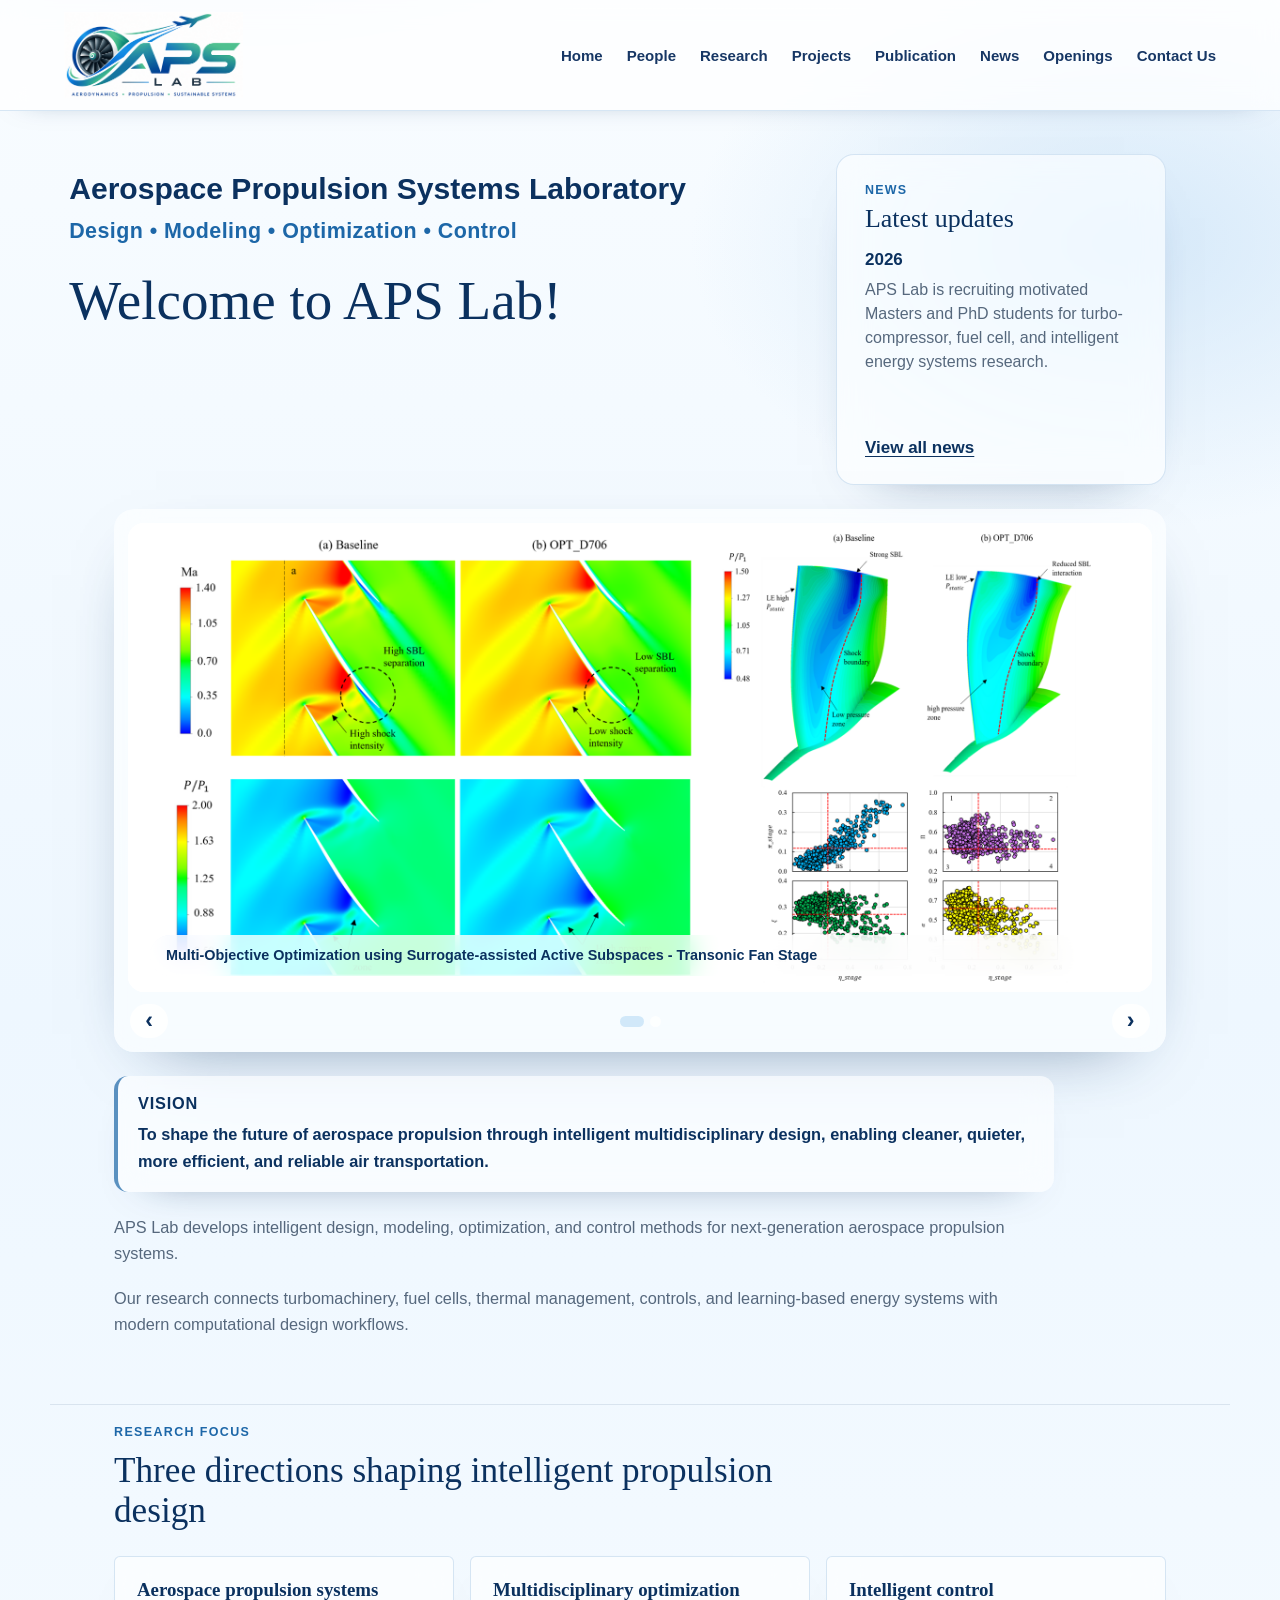
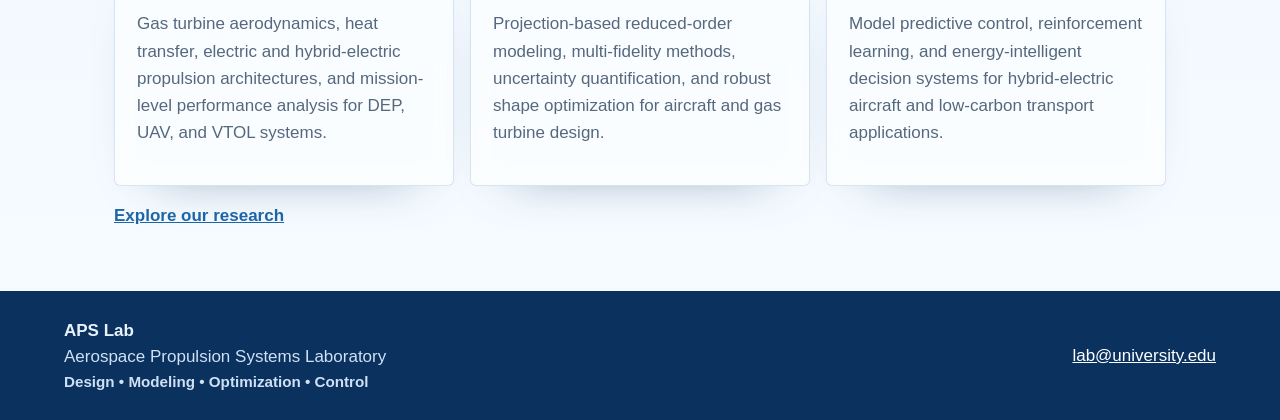
<file: index.html>
<!doctype html>
<html lang="en">
<head>
  <meta charset="utf-8">
  <meta name="viewport" content="width=device-width, initial-scale=1">
  <title>APS Lab</title>
  <meta name="description" content="Aerospace Propulsion Systems Laboratory">
  <link rel="stylesheet" href="styles.css">
  <link rel="icon" href="/assets/favicon.svg" type="image/svg+xml">
</head>
<body>
  <header class="site-header">
    <a class="brand" href="/" aria-label="APS Lab home"><img class="brand-logo" src="/assets/aps-logo.png" alt="APS Lab"></a>
    <nav aria-label="Primary navigation">
      <a href="/">Home</a>
      <a href="/people/">People</a>
      <a href="/research/">Research</a>
      <a href="/projects/">Projects</a>
      <a href="/publications/">Publication</a>
      <a href="/news/">News</a>
      <a href="/openings/">Openings</a>
      <a href="/contact/">Contact Us</a>
    </nav>
  </header>

  <main id="home">
    <section class="section home-layout" aria-labelledby="home-title">
      <div class="home-intro">
        <p class="lab-title">Aerospace Propulsion Systems Laboratory</p>
        <p class="lab-tagline">Design • Modeling • Optimization • Control</p>
        <h1 id="home-title">Welcome to APS Lab!</h1>
      </div>

      <a class="news-panel news-ticker" href="/news/" aria-labelledby="news-title" data-news-ticker>
        <span class="news-label">News</span>
        <span id="news-title" class="news-ticker-title">Latest updates</span>
        <span class="news-ticker-window">
          <span class="news-ticker-item is-active">
            <time datetime="2026">2026</time>
            <span>APS Lab is recruiting motivated Masters and PhD students for turbo-compressor, fuel cell, and intelligent energy systems research.</span>
          </span>
          <span class="news-ticker-item">
            <time datetime="2026">2026</time>
            <span>Research visuals have been added for transonic fan stage optimization and learning-based energy management.</span>
          </span>
          <span class="news-ticker-item">
            <time datetime="2026">2026</time>
            <span>Scholarship opportunities are available for eligible PhD candidates at UNNC.</span>
          </span>
        </span>
        <span class="news-ticker-link">View all news</span>
      </a>

      <section class="home-carousel" aria-label="Research image slideshow" data-carousel>
        <div class="carousel-track">
          <figure class="carousel-slide is-active">
            <img src="assets/slide-1.png" alt="Multi-Objective Optimization using Surrogate-assisted Active Subspaces - Transonic Fan Stage">
            <figcaption>Multi-Objective Optimization using Surrogate-assisted Active Subspaces - Transonic Fan Stage</figcaption>
          </figure>
          <figure class="carousel-slide">
            <img src="assets/slide-2.png" alt="Intelligent Control and Learning-Based Energy Management">
            <figcaption>Intelligent Control and Learning-Based Energy Management</figcaption>
          </figure>
        </div>
        <div class="carousel-controls" aria-label="Slideshow controls">
          <button type="button" class="carousel-arrow" data-carousel-prev aria-label="Previous slide">&lsaquo;</button>
          <div class="carousel-dots" data-carousel-dots>
            <button type="button" class="is-active" data-slide="0" aria-label="Show slide 1">1</button>
            <button type="button" data-slide="1" aria-label="Show slide 2">2</button>
          </div>
          <button type="button" class="carousel-arrow" data-carousel-next aria-label="Next slide">&rsaquo;</button>
        </div>
      </section>

      <div class="home-copy">
        <div class="vision-statement">
          <strong>Vision</strong>
          <p>To shape the future of aerospace propulsion through intelligent multidisciplinary design, enabling cleaner, quieter, more efficient, and reliable air transportation.</p>
        </div>
        <p>APS Lab develops intelligent design, modeling, optimization, and control methods for next-generation aerospace propulsion systems.</p>
        <p>Our research connects turbomachinery, fuel cells, thermal management, controls, and learning-based energy systems with modern computational design workflows.</p>
      </div>
    </section>

    <section class="section compact-section">
      <div class="section-heading">
        <p class="eyebrow">Research Focus</p>
        <h2>Three directions shaping intelligent propulsion design</h2>
      </div>
      <div class="cards feature-grid research-focus-grid">
        <article>
          <h3>Aerospace propulsion systems</h3>
          <p>Gas turbine aerodynamics, heat transfer, electric and hybrid-electric propulsion architectures, and mission-level performance analysis for DEP, UAV, and VTOL systems.</p>
        </article>
        <article>
          <h3>Multidisciplinary optimization</h3>
          <p>Projection-based reduced-order modeling, multi-fidelity methods, uncertainty quantification, and robust shape optimization for aircraft and gas turbine design.</p>
        </article>
        <article>
          <h3>Intelligent control</h3>
          <p>Model predictive control, reinforcement learning, and energy-intelligent decision systems for hybrid-electric aircraft and low-carbon transport applications.</p>
        </article>
      </div>
      <p class="section-link"><a href="/research/">Explore our research</a></p>
    </section>
  </main>

  <footer class="site-footer">
    <div><strong>APS Lab</strong><p>Aerospace Propulsion Systems Laboratory</p><p class="footer-tagline">Design • Modeling • Optimization • Control</p></div>
    <a href="mailto:lab@university.edu">lab@university.edu</a>
  </footer>
  <script>
    const carousel = document.querySelector('[data-carousel]');
    if (carousel) {
      const slides = Array.from(carousel.querySelectorAll('.carousel-slide'));
      const dots = Array.from(carousel.querySelectorAll('[data-slide]'));
      const prev = carousel.querySelector('[data-carousel-prev]');
      const next = carousel.querySelector('[data-carousel-next]');
      const controls = carousel.querySelector('.carousel-controls');
      let active = 0;
      let timer;
      function showSlide(index) {
        active = (index + slides.length) % slides.length;
        slides.forEach((slide, i) => slide.classList.toggle('is-active', i === active));
        dots.forEach((dot, i) => dot.classList.toggle('is-active', i === active));
      }
      function start() {
        if (slides.length < 2) return;
        timer = window.setInterval(() => showSlide(active + 1), 5000);
      }
      function restart() {
        window.clearInterval(timer);
        start();
      }
      if (slides.length < 2 && controls) controls.hidden = true;
      prev?.addEventListener('click', () => { showSlide(active - 1); restart(); });
      next?.addEventListener('click', () => { showSlide(active + 1); restart(); });
      dots.forEach((dot) => dot.addEventListener('click', () => { showSlide(Number(dot.dataset.slide)); restart(); }));
      start();
    }

    const newsTicker = document.querySelector('[data-news-ticker]');
    if (newsTicker) {
      const newsItems = Array.from(newsTicker.querySelectorAll('.news-ticker-item'));
      let newsActive = 0;
      if (newsItems.length > 1) {
        window.setInterval(() => {
          newsItems[newsActive].classList.remove('is-active');
          newsActive = (newsActive + 1) % newsItems.length;
          newsItems[newsActive].classList.add('is-active');
        }, 4200);
      }
    }
  </script>
</body>
</html>
</file>
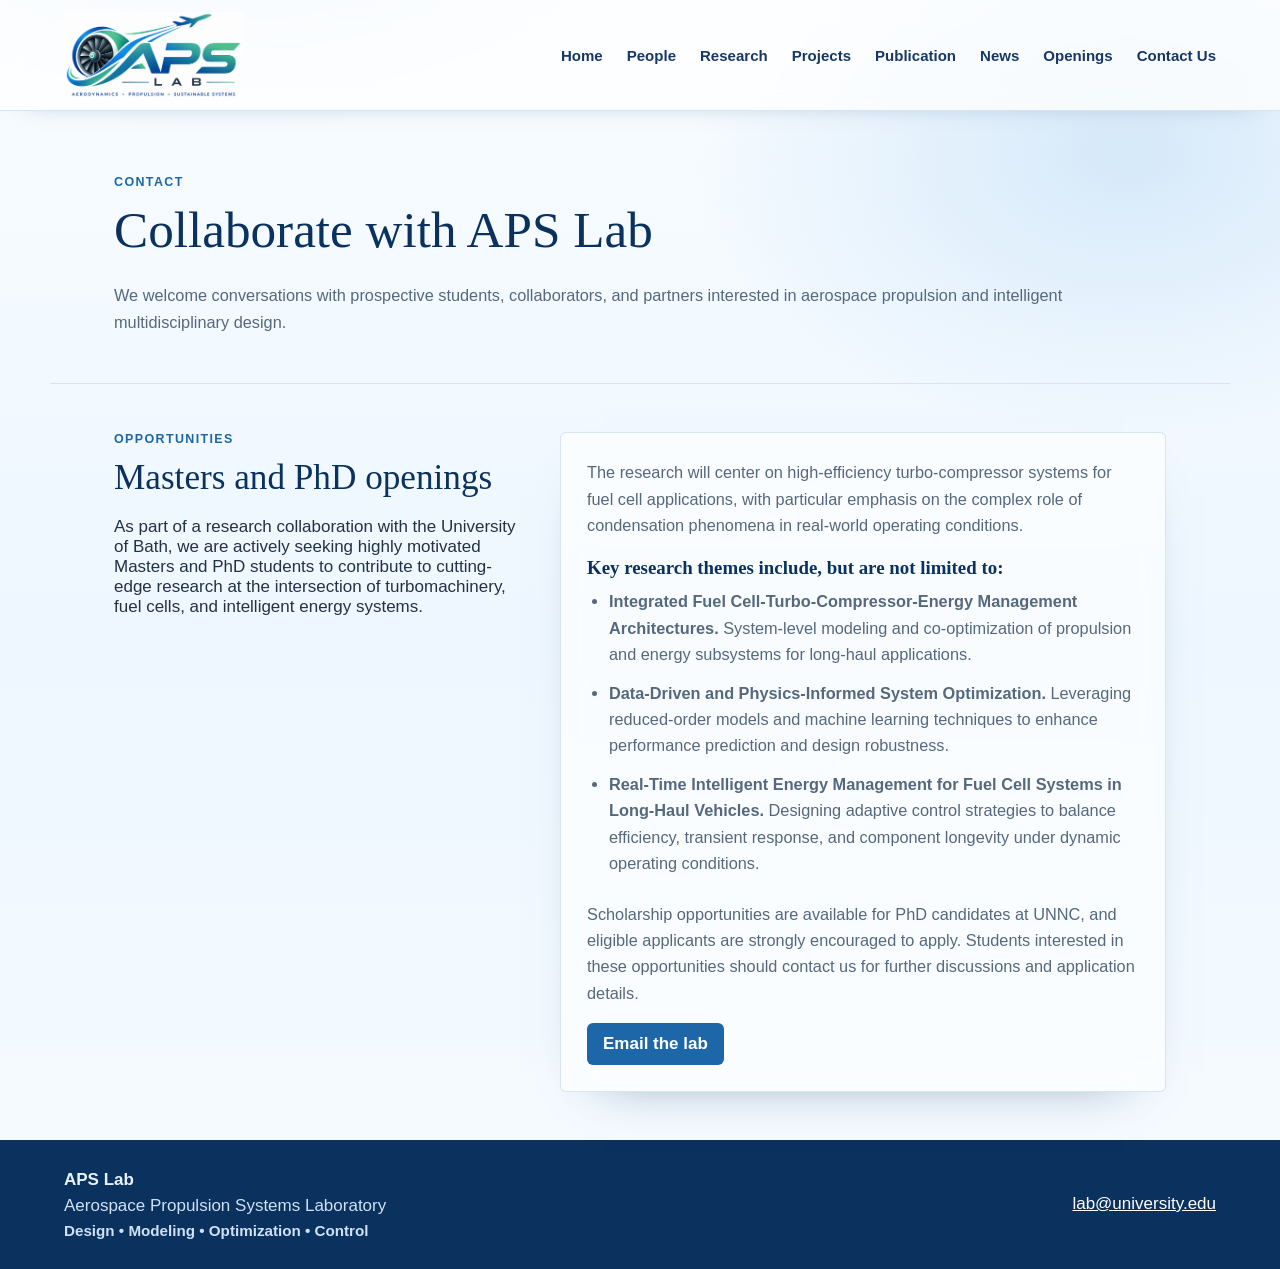
<file: contact/index.html>
<!doctype html>
<html lang="en">
<head>
  <meta charset="utf-8">
  <meta name="viewport" content="width=device-width, initial-scale=1">
  <title>Contact | APS Lab</title>
  <meta name="description" content="Contact - APS Lab">
  <link rel="stylesheet" href="../styles.css">
  <link rel="icon" href="/assets/favicon.svg" type="image/svg+xml">
</head>
<body>
  <header class="site-header">
    <a class="brand" href="/" aria-label="APS Lab home"><img class="brand-logo" src="/assets/aps-logo.png" alt="APS Lab"></a>
    <nav aria-label="Primary navigation">
      <a href="/">Home</a>
      <a href="/people/">People</a>
      <a href="/research/">Research</a>
      <a href="/projects/">Projects</a>
      <a href="/publications/">Publication</a>
      <a href="/news/">News</a>
      <a href="/openings/">Openings</a>
      <a href="/contact/">Contact Us</a>
    </nav>
  </header>

  <main>
    <section class="section page-hero">
      <p class="eyebrow">Contact</p>
      <h1>Collaborate with APS Lab</h1>
      <p class="lede">We welcome conversations with prospective students, collaborators, and partners interested in aerospace propulsion and intelligent multidisciplinary design.</p>
    </section>
    <section class="section openings-section">
      <div class="section-heading">
        <p class="eyebrow">Opportunities</p>
        <h2>Masters and PhD openings</h2>
        <p>As part of a research collaboration with the University of Bath, we are actively seeking highly motivated Masters and PhD students to contribute to cutting-edge research at the intersection of turbomachinery, fuel cells, and intelligent energy systems.</p>
      </div>
      <div class="openings-detail">
        <p>The research will center on high-efficiency turbo-compressor systems for fuel cell applications, with particular emphasis on the complex role of condensation phenomena in real-world operating conditions.</p>
        <h3>Key research themes include, but are not limited to:</h3>
        <ul>
          <li><strong>Integrated Fuel Cell-Turbo-Compressor-Energy Management Architectures.</strong> System-level modeling and co-optimization of propulsion and energy subsystems for long-haul applications.</li>
          <li><strong>Data-Driven and Physics-Informed System Optimization.</strong> Leveraging reduced-order models and machine learning techniques to enhance performance prediction and design robustness.</li>
          <li><strong>Real-Time Intelligent Energy Management for Fuel Cell Systems in Long-Haul Vehicles.</strong> Designing adaptive control strategies to balance efficiency, transient response, and component longevity under dynamic operating conditions.</li>
        </ul>
        <p>Scholarship opportunities are available for PhD candidates at UNNC, and eligible applicants are strongly encouraged to apply. Students interested in these opportunities should contact us for further discussions and application details.</p>
        <a class="button primary" href="mailto:lab@university.edu">Email the lab</a>
      </div>
    </section>
  </main>

  <footer class="site-footer">
    <div><strong>APS Lab</strong><p>Aerospace Propulsion Systems Laboratory</p><p class="footer-tagline">Design • Modeling • Optimization • Control</p></div>
    <a href="mailto:lab@university.edu">lab@university.edu</a>
  </footer>
</body>
</html>
</file>
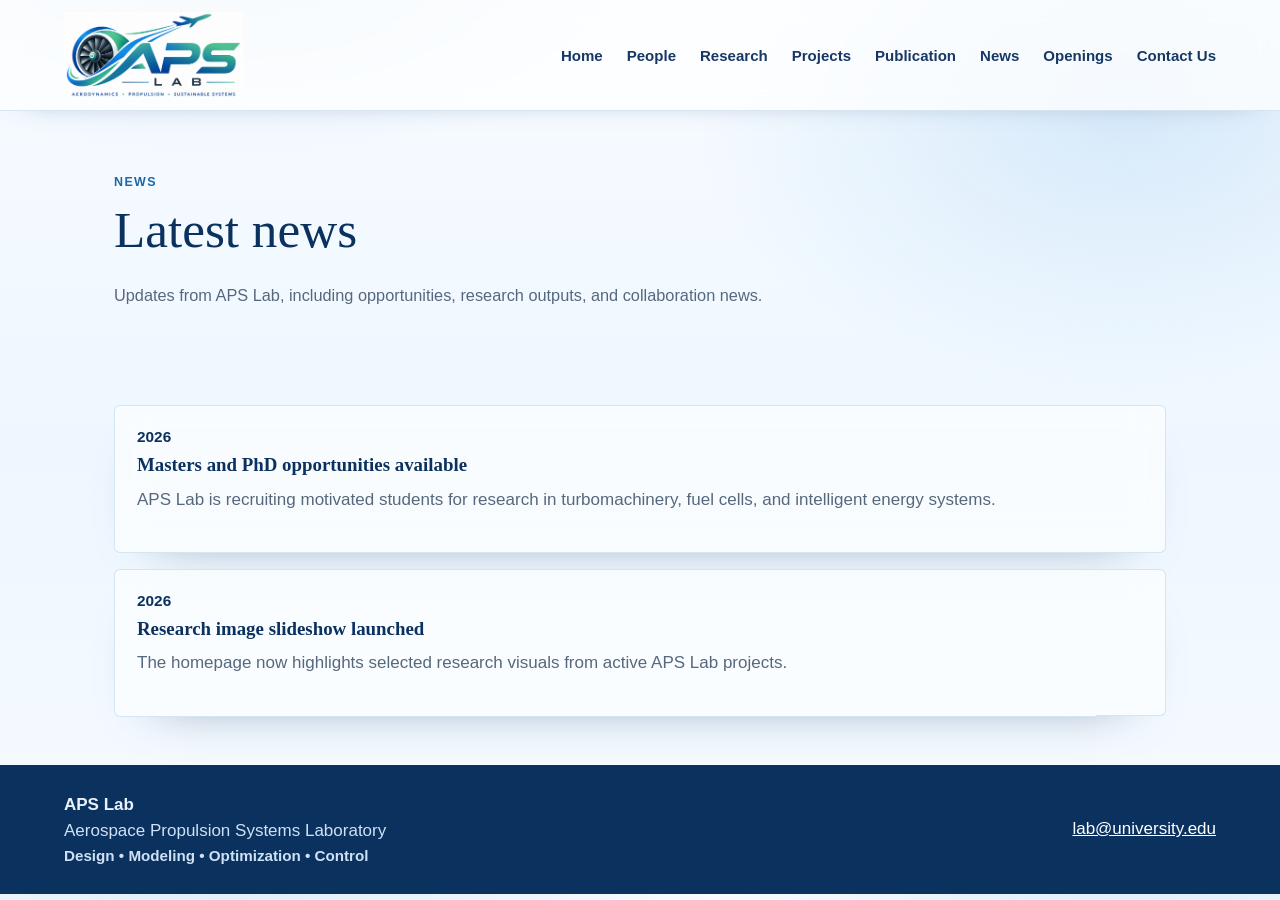
<file: news/index.html>
<!doctype html>
<html lang="en">
<head>
  <meta charset="utf-8">
  <meta name="viewport" content="width=device-width, initial-scale=1">
  <title>News | APS Lab</title>
  <meta name="description" content="News - APS Lab">
  <link rel="stylesheet" href="../styles.css">
  <link rel="icon" href="/assets/favicon.svg" type="image/svg+xml">
</head>
<body>
  <header class="site-header">
    <a class="brand" href="/" aria-label="APS Lab home"><img class="brand-logo" src="/assets/aps-logo.png" alt="APS Lab"></a>
    <nav aria-label="Primary navigation">
      <a href="/">Home</a>
      <a href="/people/">People</a>
      <a href="/research/">Research</a>
      <a href="/projects/">Projects</a>
      <a href="/publications/">Publication</a>
      <a href="/news/">News</a>
      <a href="/openings/">Openings</a>
      <a href="/contact/">Contact Us</a>
    </nav>
  </header>

  <main>
    <section class="section page-hero">
      <p class="eyebrow">News</p>
      <h1>Latest news</h1>
      <p class="lede">Updates from APS Lab, including opportunities, research outputs, and collaboration news.</p>
    </section>
    <section class="section">
      <div class="highlight-list">
        <article><span>2026</span><h3>Masters and PhD opportunities available</h3><p>APS Lab is recruiting motivated students for research in turbomachinery, fuel cells, and intelligent energy systems.</p></article>
        <article><span>2026</span><h3>Research image slideshow launched</h3><p>The homepage now highlights selected research visuals from active APS Lab projects.</p></article>
      </div>
    </section>
  </main>

  <footer class="site-footer">
    <div><strong>APS Lab</strong><p>Aerospace Propulsion Systems Laboratory</p><p class="footer-tagline">Design • Modeling • Optimization • Control</p></div>
    <a href="mailto:lab@university.edu">lab@university.edu</a>
  </footer>
</body>
</html>
</file>
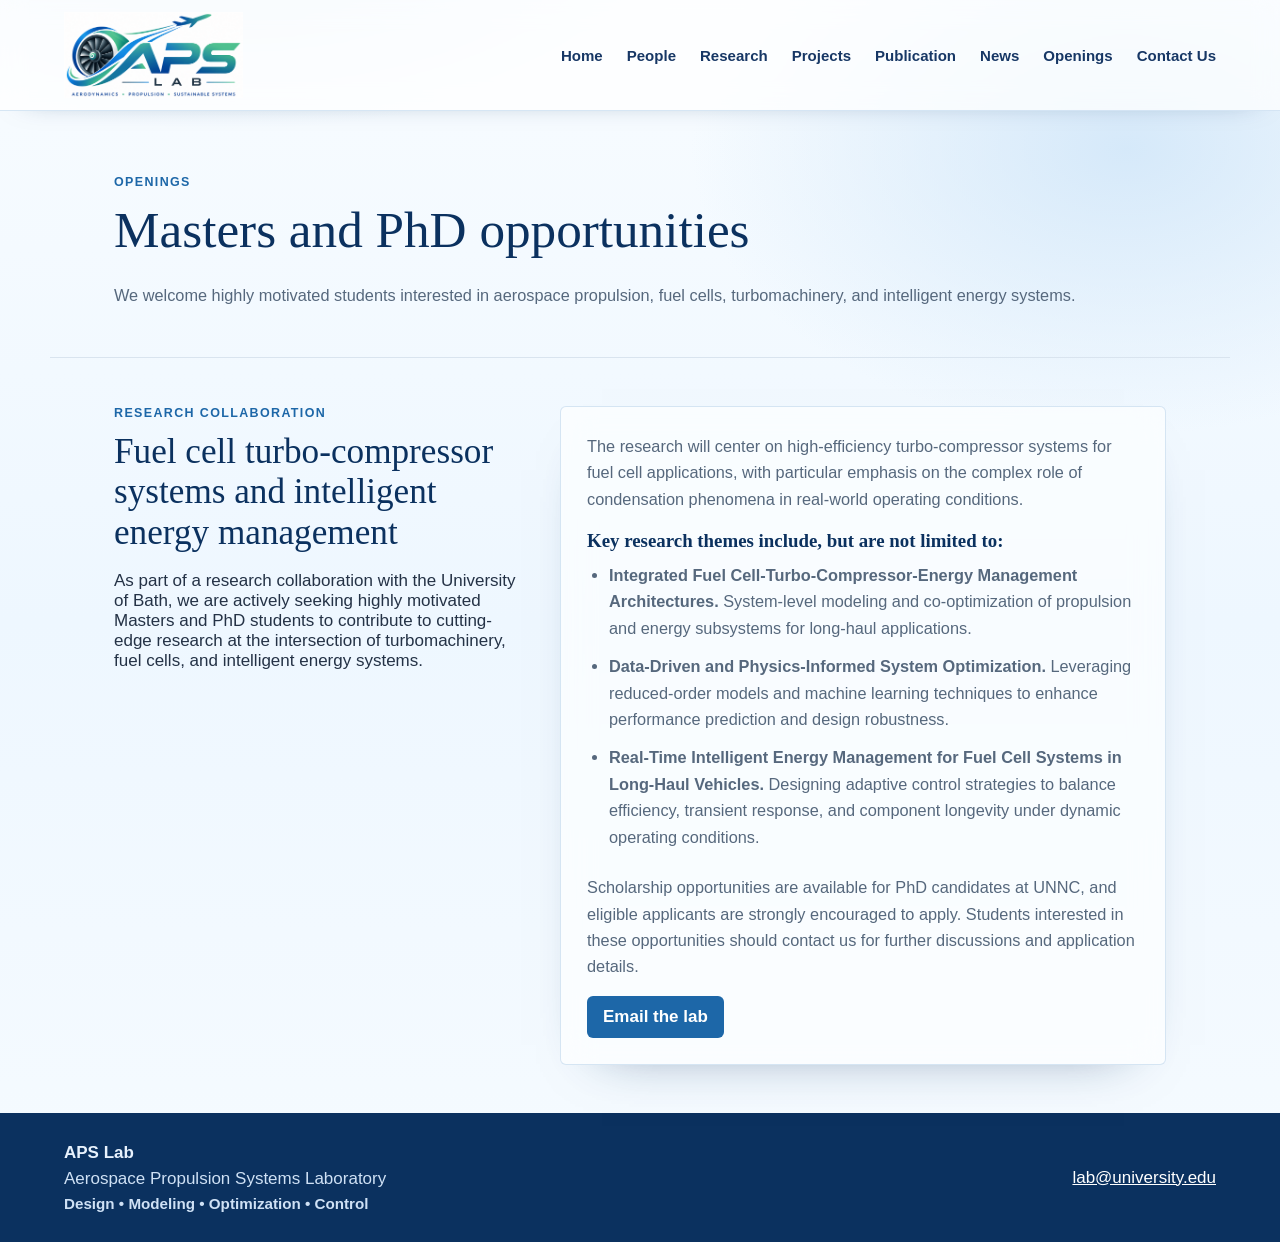
<file: openings/index.html>
<!doctype html>
<html lang="en">
<head>
  <meta charset="utf-8">
  <meta name="viewport" content="width=device-width, initial-scale=1">
  <title>Openings | APS Lab</title>
  <meta name="description" content="Openings - APS Lab">
  <link rel="stylesheet" href="../styles.css">
  <link rel="icon" href="/assets/favicon.svg" type="image/svg+xml">
</head>
<body>
  <header class="site-header">
    <a class="brand" href="/" aria-label="APS Lab home"><img class="brand-logo" src="/assets/aps-logo.png" alt="APS Lab"></a>
    <nav aria-label="Primary navigation">
      <a href="/">Home</a>
      <a href="/people/">People</a>
      <a href="/research/">Research</a>
      <a href="/projects/">Projects</a>
      <a href="/publications/">Publication</a>
      <a href="/news/">News</a>
      <a href="/openings/">Openings</a>
      <a href="/contact/">Contact Us</a>
    </nav>
  </header>

  <main>
    <section class="section page-hero">
      <p class="eyebrow">Openings</p>
      <h1>Masters and PhD opportunities</h1>
      <p class="lede">We welcome highly motivated students interested in aerospace propulsion, fuel cells, turbomachinery, and intelligent energy systems.</p>
    </section>
    <section class="section openings-section">
      <div class="section-heading">
        <p class="eyebrow">Research Collaboration</p>
        <h2>Fuel cell turbo-compressor systems and intelligent energy management</h2>
        <p>As part of a research collaboration with the University of Bath, we are actively seeking highly motivated Masters and PhD students to contribute to cutting-edge research at the intersection of turbomachinery, fuel cells, and intelligent energy systems.</p>
      </div>
      <div class="openings-detail">
        <p>The research will center on high-efficiency turbo-compressor systems for fuel cell applications, with particular emphasis on the complex role of condensation phenomena in real-world operating conditions.</p>
        <h3>Key research themes include, but are not limited to:</h3>
        <ul>
          <li><strong>Integrated Fuel Cell-Turbo-Compressor-Energy Management Architectures.</strong> System-level modeling and co-optimization of propulsion and energy subsystems for long-haul applications.</li>
          <li><strong>Data-Driven and Physics-Informed System Optimization.</strong> Leveraging reduced-order models and machine learning techniques to enhance performance prediction and design robustness.</li>
          <li><strong>Real-Time Intelligent Energy Management for Fuel Cell Systems in Long-Haul Vehicles.</strong> Designing adaptive control strategies to balance efficiency, transient response, and component longevity under dynamic operating conditions.</li>
        </ul>
        <p>Scholarship opportunities are available for PhD candidates at UNNC, and eligible applicants are strongly encouraged to apply. Students interested in these opportunities should contact us for further discussions and application details.</p>
        <a class="button primary" href="mailto:lab@university.edu">Email the lab</a>
      </div>
    </section>
  </main>

  <footer class="site-footer">
    <div><strong>APS Lab</strong><p>Aerospace Propulsion Systems Laboratory</p><p class="footer-tagline">Design • Modeling • Optimization • Control</p></div>
    <a href="mailto:lab@university.edu">lab@university.edu</a>
  </footer>
</body>
</html>
</file>
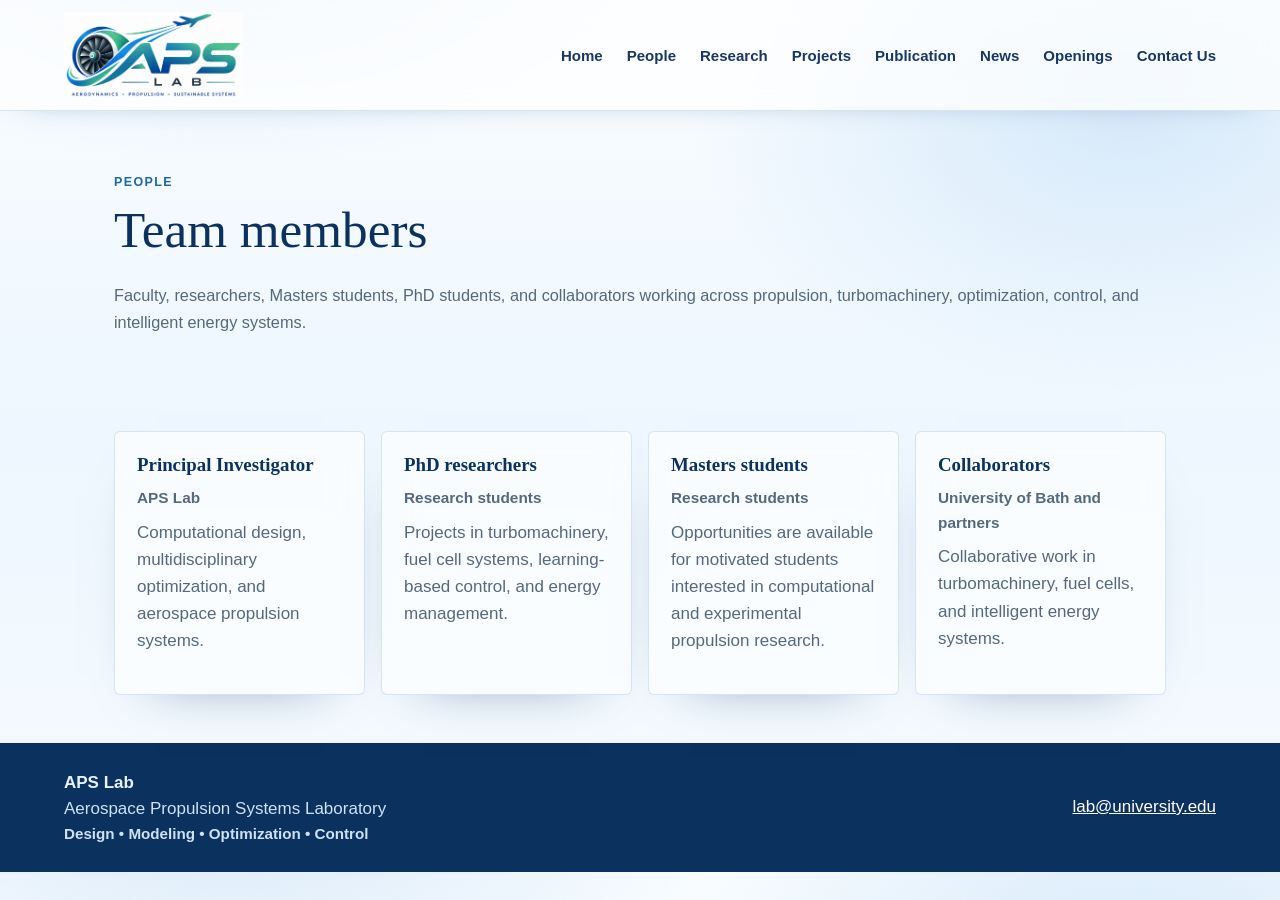
<file: people/index.html>
<!doctype html>
<html lang="en">
<head>
  <meta charset="utf-8">
  <meta name="viewport" content="width=device-width, initial-scale=1">
  <title>People | APS Lab</title>
  <meta name="description" content="People - APS Lab">
  <link rel="stylesheet" href="../styles.css">
  <link rel="icon" href="/assets/favicon.svg" type="image/svg+xml">
</head>
<body>
  <header class="site-header">
    <a class="brand" href="/" aria-label="APS Lab home"><img class="brand-logo" src="/assets/aps-logo.png" alt="APS Lab"></a>
    <nav aria-label="Primary navigation">
      <a href="/">Home</a>
      <a href="/people/">People</a>
      <a href="/research/">Research</a>
      <a href="/projects/">Projects</a>
      <a href="/publications/">Publication</a>
      <a href="/news/">News</a>
      <a href="/openings/">Openings</a>
      <a href="/contact/">Contact Us</a>
    </nav>
  </header>

  <main>
    <section class="section page-hero">
      <p class="eyebrow">People</p>
      <h1>Team members</h1>
      <p class="lede">Faculty, researchers, Masters students, PhD students, and collaborators working across propulsion, turbomachinery, optimization, control, and intelligent energy systems.</p>
    </section>
    <section class="section">
      <div class="cards people-grid">
        <article><h3>Principal Investigator</h3><p class="role">APS Lab</p><p>Computational design, multidisciplinary optimization, and aerospace propulsion systems.</p></article>
        <article><h3>PhD researchers</h3><p class="role">Research students</p><p>Projects in turbomachinery, fuel cell systems, learning-based control, and energy management.</p></article>
        <article><h3>Masters students</h3><p class="role">Research students</p><p>Opportunities are available for motivated students interested in computational and experimental propulsion research.</p></article>
        <article><h3>Collaborators</h3><p class="role">University of Bath and partners</p><p>Collaborative work in turbomachinery, fuel cells, and intelligent energy systems.</p></article>
      </div>
    </section>
  </main>

  <footer class="site-footer">
    <div><strong>APS Lab</strong><p>Aerospace Propulsion Systems Laboratory</p><p class="footer-tagline">Design • Modeling • Optimization • Control</p></div>
    <a href="mailto:lab@university.edu">lab@university.edu</a>
  </footer>
</body>
</html>
</file>
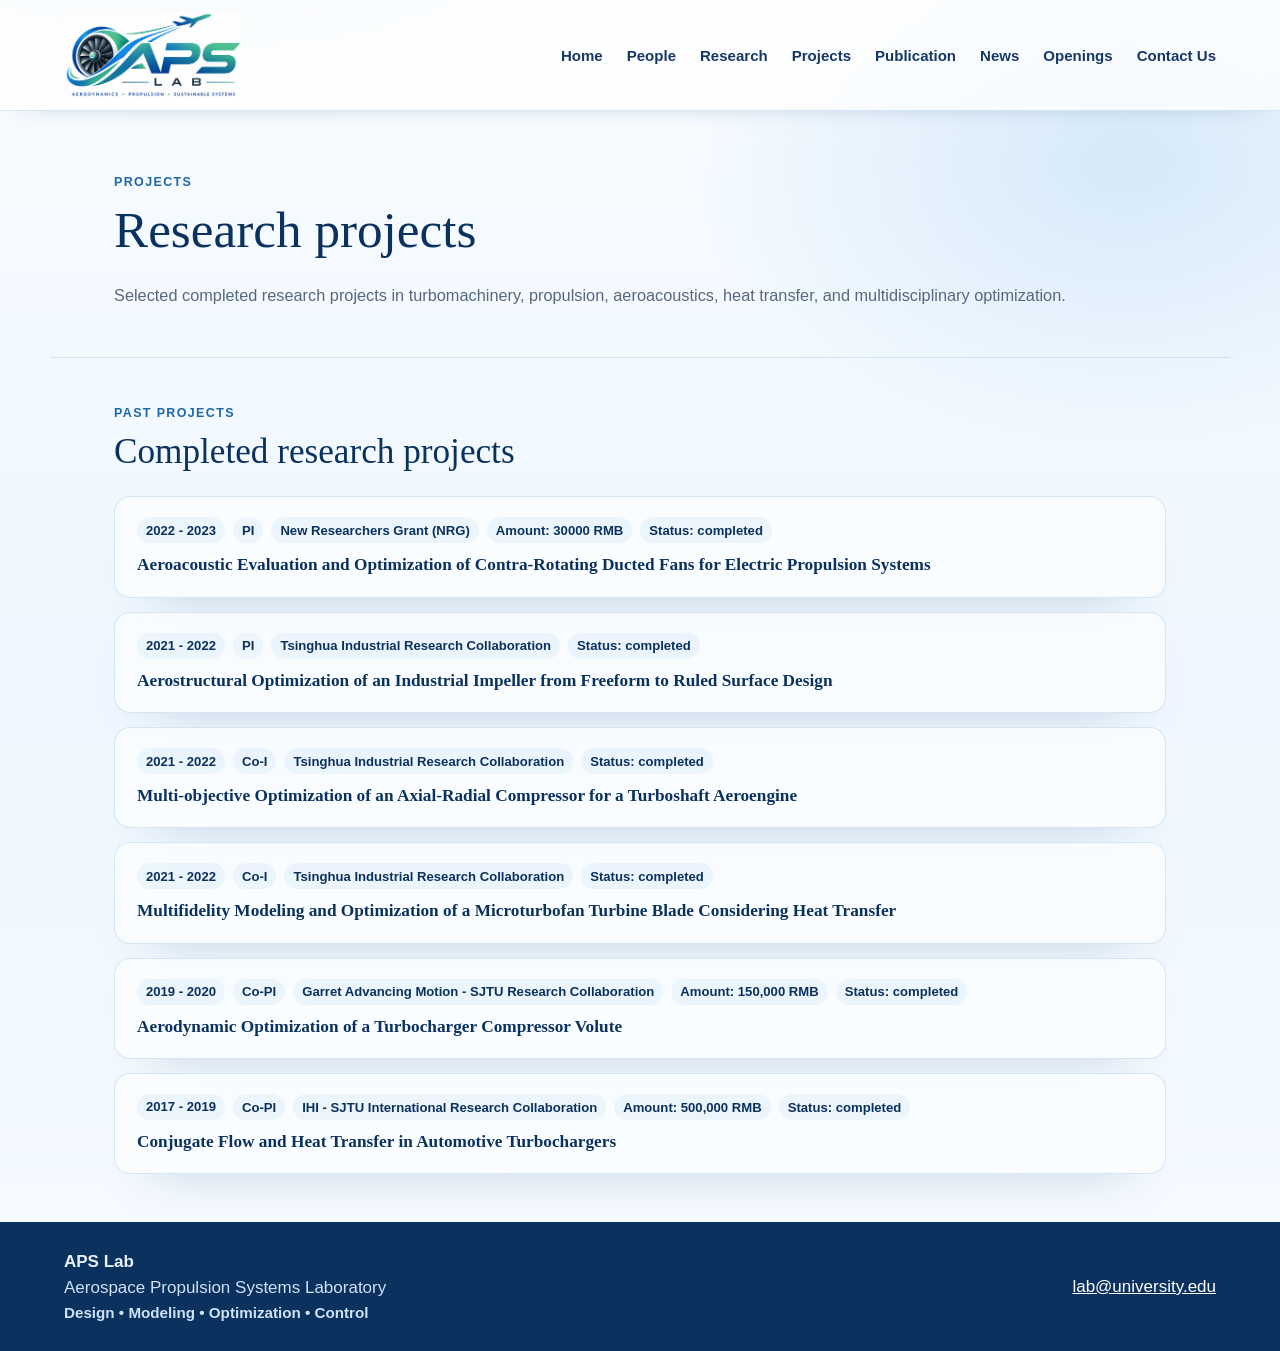
<file: projects/index.html>
<!doctype html>
<html lang="en">
<head>
  <meta charset="utf-8">
  <meta name="viewport" content="width=device-width, initial-scale=1">
  <title>Projects | APS Lab</title>
  <meta name="description" content="Projects - APS Lab">
  <link rel="stylesheet" href="../styles.css">
  <link rel="icon" href="/assets/favicon.svg" type="image/svg+xml">
</head>
<body>
  <header class="site-header">
    <a class="brand" href="/" aria-label="APS Lab home"><img class="brand-logo" src="/assets/aps-logo.png" alt="APS Lab"></a>
    <nav aria-label="Primary navigation">
      <a href="/">Home</a>
      <a href="/people/">People</a>
      <a href="/research/">Research</a>
      <a href="/projects/">Projects</a>
      <a href="/publications/">Publication</a>
      <a href="/news/">News</a>
      <a href="/openings/">Openings</a>
      <a href="/contact/">Contact Us</a>
    </nav>
  </header>

  <main>
    <section class="section page-hero">
      <p class="eyebrow">Projects</p>
      <h1>Research projects</h1>
      <p class="lede">Selected completed research projects in turbomachinery, propulsion, aeroacoustics, heat transfer, and multidisciplinary optimization.</p>
    </section>
    <section class="section past-projects">
      <div class="section-heading">
        <p class="eyebrow">Past Projects</p>
        <h2>Completed research projects</h2>
      </div>
      <div class="past-project-list">
        <article>
          <div class="project-meta">
            <span>2022 - 2023</span>
            <span>PI</span>
            <span>New Researchers Grant (NRG)</span>
            <span>Amount: 30000 RMB</span>
            <span>Status: completed</span>
          </div>
          <h3>Aeroacoustic Evaluation and Optimization of Contra-Rotating Ducted Fans for Electric Propulsion Systems</h3>
        </article>
        <article>
          <div class="project-meta">
            <span>2021 - 2022</span>
            <span>PI</span>
            <span>Tsinghua Industrial Research Collaboration</span>
            <span>Status: completed</span>
          </div>
          <h3>Aerostructural Optimization of an Industrial Impeller from Freeform to Ruled Surface Design</h3>
        </article>
        <article>
          <div class="project-meta">
            <span>2021 - 2022</span>
            <span>Co-I</span>
            <span>Tsinghua Industrial Research Collaboration</span>
            <span>Status: completed</span>
          </div>
          <h3>Multi-objective Optimization of an Axial-Radial Compressor for a Turboshaft Aeroengine</h3>
        </article>
        <article>
          <div class="project-meta">
            <span>2021 - 2022</span>
            <span>Co-I</span>
            <span>Tsinghua Industrial Research Collaboration</span>
            <span>Status: completed</span>
          </div>
          <h3>Multifidelity Modeling and Optimization of a Microturbofan Turbine Blade Considering Heat Transfer</h3>
        </article>
        <article>
          <div class="project-meta">
            <span>2019 - 2020</span>
            <span>Co-PI</span>
            <span>Garret Advancing Motion - SJTU Research Collaboration</span>
            <span>Amount: 150,000 RMB</span>
            <span>Status: completed</span>
          </div>
          <h3>Aerodynamic Optimization of a Turbocharger Compressor Volute</h3>
        </article>
        <article>
          <div class="project-meta">
            <span>2017 - 2019</span>
            <span>Co-PI</span>
            <span>IHI - SJTU International Research Collaboration</span>
            <span>Amount: 500,000 RMB</span>
            <span>Status: completed</span>
          </div>
          <h3>Conjugate Flow and Heat Transfer in Automotive Turbochargers</h3>
        </article>
      </div>
    </section>
  </main>

  <footer class="site-footer">
    <div><strong>APS Lab</strong><p>Aerospace Propulsion Systems Laboratory</p><p class="footer-tagline">Design • Modeling • Optimization • Control</p></div>
    <a href="mailto:lab@university.edu">lab@university.edu</a>
  </footer>
</body>
</html>
</file>
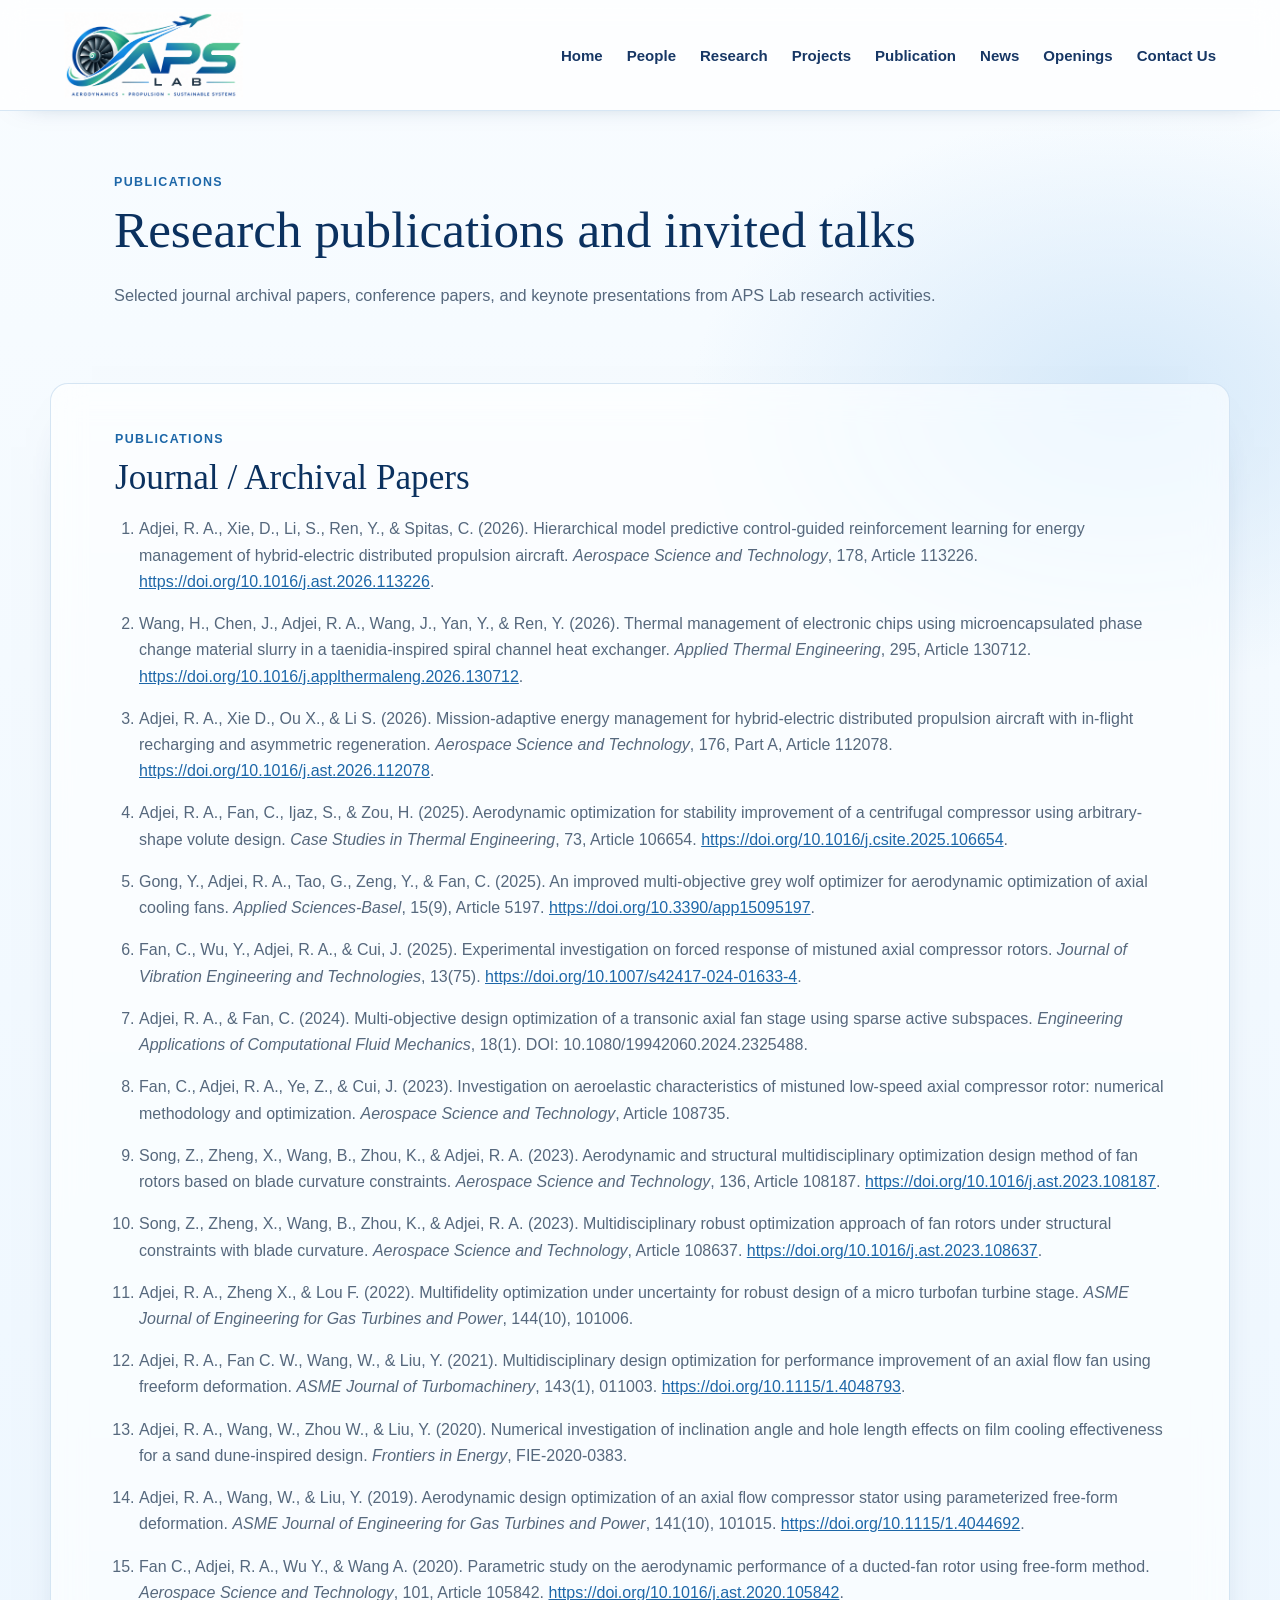
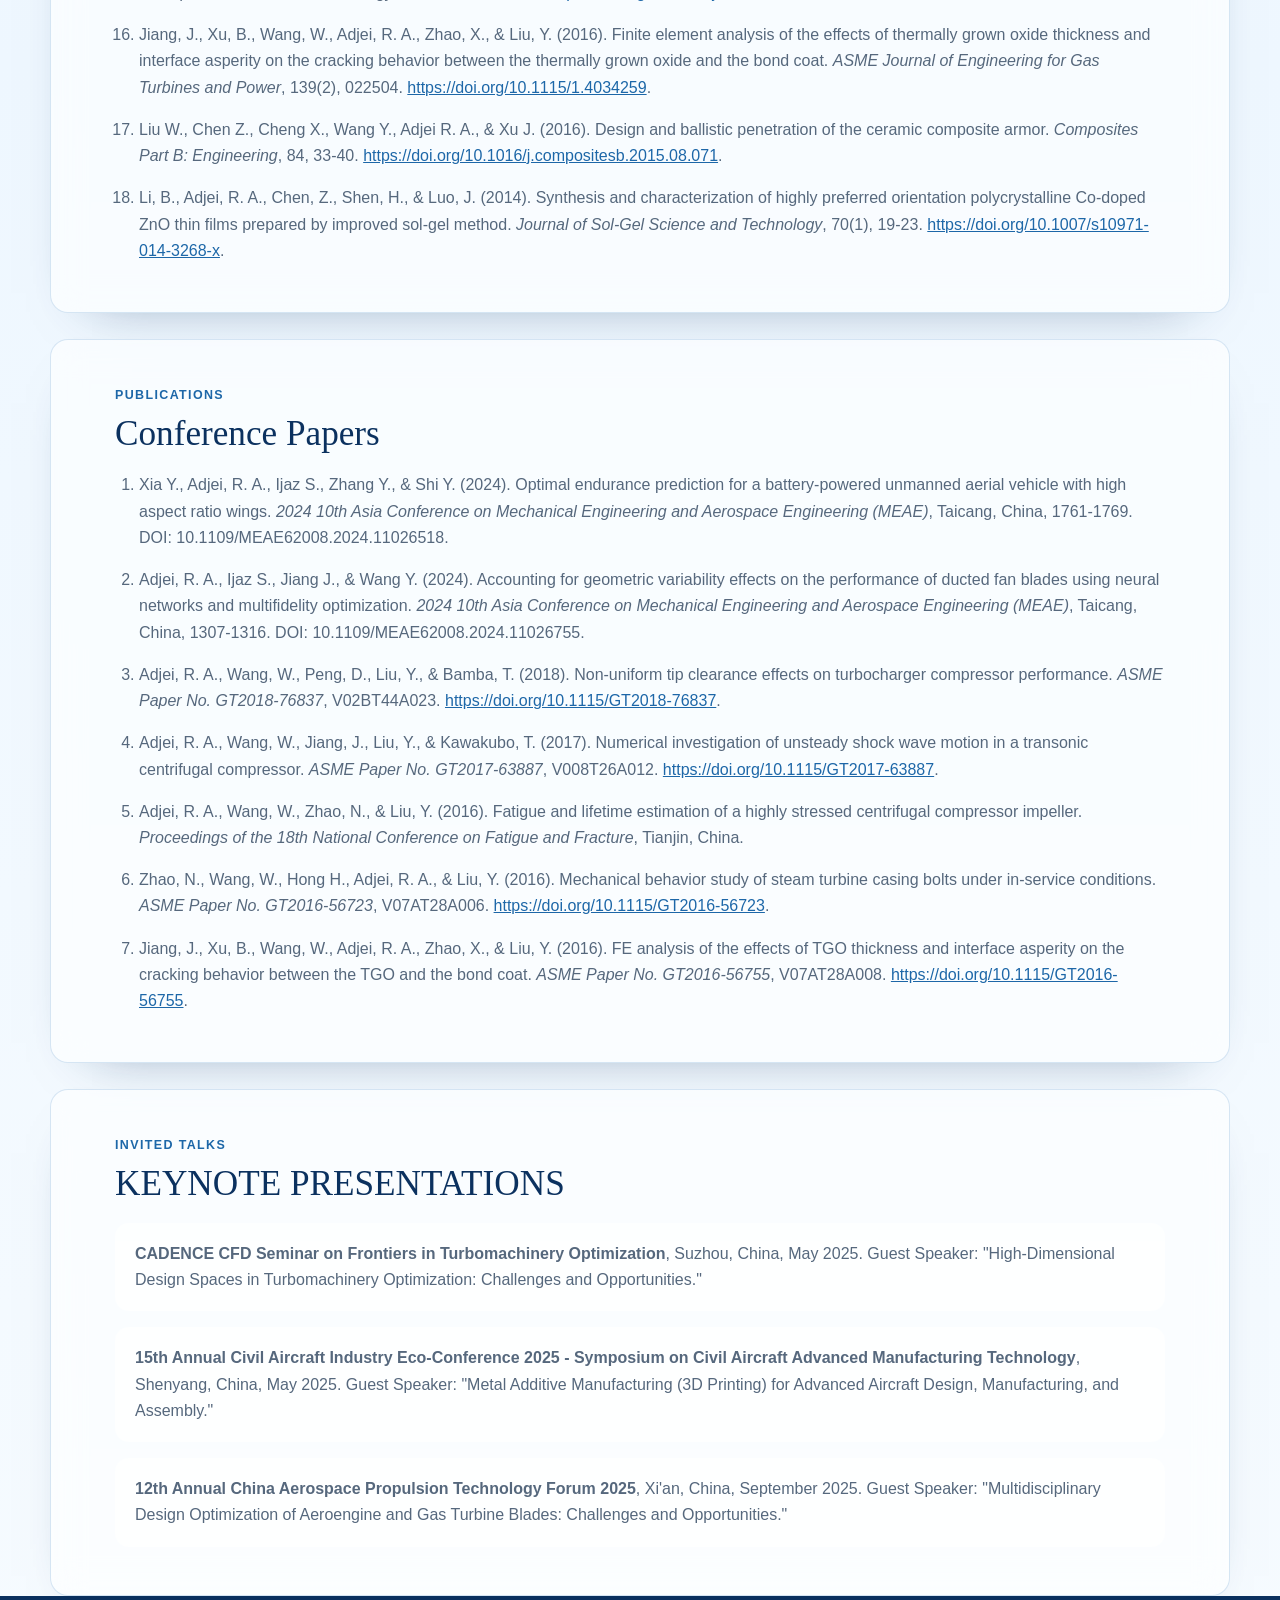
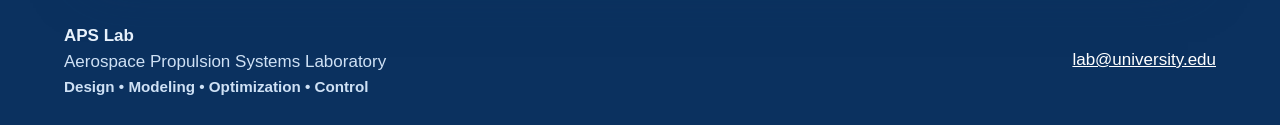
<file: publications/index.html>
<!doctype html>
<html lang="en">
<head>
  <meta charset="utf-8">
  <meta name="viewport" content="width=device-width, initial-scale=1">
  <title>Publications | APS Lab</title>
  <meta name="description" content="Publications - APS Lab">
  <link rel="stylesheet" href="../styles.css">
  <link rel="icon" href="/assets/favicon.svg" type="image/svg+xml">
</head>
<body>
  <header class="site-header">
    <a class="brand" href="/" aria-label="APS Lab home"><img class="brand-logo" src="/assets/aps-logo.png" alt="APS Lab"></a>
    <nav aria-label="Primary navigation">
      <a href="/">Home</a>
      <a href="/people/">People</a>
      <a href="/research/">Research</a>
      <a href="/projects/">Projects</a>
      <a href="/publications/">Publication</a>
      <a href="/news/">News</a>
      <a href="/openings/">Openings</a>
      <a href="/contact/">Contact Us</a>
    </nav>
  </header>

  <main>
    <section class="section page-hero">
      <p class="eyebrow">Publications</p>
      <h1>Research publications and invited talks</h1>
      <p class="lede">Selected journal archival papers, conference papers, and keynote presentations from APS Lab research activities.</p>
    </section>

    <section class="section publication-section" id="journals">
      <div class="section-heading">
        <p class="eyebrow">Publications</p>
        <h2>Journal / Archival Papers</h2>
      </div>
      <ol class="publication-list">
        <li>Adjei, R. A., Xie, D., Li, S., Ren, Y., &amp; Spitas, C. (2026). Hierarchical model predictive control-guided reinforcement learning for energy management of hybrid-electric distributed propulsion aircraft. <em>Aerospace Science and Technology</em>, 178, Article 113226. <a href="https://doi.org/10.1016/j.ast.2026.113226">https://doi.org/10.1016/j.ast.2026.113226</a>.</li>
        <li>Wang, H., Chen, J., Adjei, R. A., Wang, J., Yan, Y., &amp; Ren, Y. (2026). Thermal management of electronic chips using microencapsulated phase change material slurry in a taenidia-inspired spiral channel heat exchanger. <em>Applied Thermal Engineering</em>, 295, Article 130712. <a href="https://doi.org/10.1016/j.applthermaleng.2026.130712">https://doi.org/10.1016/j.applthermaleng.2026.130712</a>.</li>
        <li>Adjei, R. A., Xie D., Ou X., &amp; Li S. (2026). Mission-adaptive energy management for hybrid-electric distributed propulsion aircraft with in-flight recharging and asymmetric regeneration. <em>Aerospace Science and Technology</em>, 176, Part A, Article 112078. <a href="https://doi.org/10.1016/j.ast.2026.112078">https://doi.org/10.1016/j.ast.2026.112078</a>.</li>
        <li>Adjei, R. A., Fan, C., Ijaz, S., &amp; Zou, H. (2025). Aerodynamic optimization for stability improvement of a centrifugal compressor using arbitrary-shape volute design. <em>Case Studies in Thermal Engineering</em>, 73, Article 106654. <a href="https://doi.org/10.1016/j.csite.2025.106654">https://doi.org/10.1016/j.csite.2025.106654</a>.</li>
        <li>Gong, Y., Adjei, R. A., Tao, G., Zeng, Y., &amp; Fan, C. (2025). An improved multi-objective grey wolf optimizer for aerodynamic optimization of axial cooling fans. <em>Applied Sciences-Basel</em>, 15(9), Article 5197. <a href="https://doi.org/10.3390/app15095197">https://doi.org/10.3390/app15095197</a>.</li>
        <li>Fan, C., Wu, Y., Adjei, R. A., &amp; Cui, J. (2025). Experimental investigation on forced response of mistuned axial compressor rotors. <em>Journal of Vibration Engineering and Technologies</em>, 13(75). <a href="https://doi.org/10.1007/s42417-024-01633-4">https://doi.org/10.1007/s42417-024-01633-4</a>.</li>
        <li>Adjei, R. A., &amp; Fan, C. (2024). Multi-objective design optimization of a transonic axial fan stage using sparse active subspaces. <em>Engineering Applications of Computational Fluid Mechanics</em>, 18(1). DOI: 10.1080/19942060.2024.2325488.</li>
        <li>Fan, C., Adjei, R. A., Ye, Z., &amp; Cui, J. (2023). Investigation on aeroelastic characteristics of mistuned low-speed axial compressor rotor: numerical methodology and optimization. <em>Aerospace Science and Technology</em>, Article 108735.</li>
        <li>Song, Z., Zheng, X., Wang, B., Zhou, K., &amp; Adjei, R. A. (2023). Aerodynamic and structural multidisciplinary optimization design method of fan rotors based on blade curvature constraints. <em>Aerospace Science and Technology</em>, 136, Article 108187. <a href="https://doi.org/10.1016/j.ast.2023.108187">https://doi.org/10.1016/j.ast.2023.108187</a>.</li>
        <li>Song, Z., Zheng, X., Wang, B., Zhou, K., &amp; Adjei, R. A. (2023). Multidisciplinary robust optimization approach of fan rotors under structural constraints with blade curvature. <em>Aerospace Science and Technology</em>, Article 108637. <a href="https://doi.org/10.1016/j.ast.2023.108637">https://doi.org/10.1016/j.ast.2023.108637</a>.</li>
        <li>Adjei, R. A., Zheng X., &amp; Lou F. (2022). Multifidelity optimization under uncertainty for robust design of a micro turbofan turbine stage. <em>ASME Journal of Engineering for Gas Turbines and Power</em>, 144(10), 101006.</li>
        <li>Adjei, R. A., Fan C. W., Wang, W., &amp; Liu, Y. (2021). Multidisciplinary design optimization for performance improvement of an axial flow fan using freeform deformation. <em>ASME Journal of Turbomachinery</em>, 143(1), 011003. <a href="https://doi.org/10.1115/1.4048793">https://doi.org/10.1115/1.4048793</a>.</li>
        <li>Adjei, R. A., Wang, W., Zhou W., &amp; Liu, Y. (2020). Numerical investigation of inclination angle and hole length effects on film cooling effectiveness for a sand dune-inspired design. <em>Frontiers in Energy</em>, FIE-2020-0383.</li>
        <li>Adjei, R. A., Wang, W., &amp; Liu, Y. (2019). Aerodynamic design optimization of an axial flow compressor stator using parameterized free-form deformation. <em>ASME Journal of Engineering for Gas Turbines and Power</em>, 141(10), 101015. <a href="https://doi.org/10.1115/1.4044692">https://doi.org/10.1115/1.4044692</a>.</li>
        <li>Fan C., Adjei, R. A., Wu Y., &amp; Wang A. (2020). Parametric study on the aerodynamic performance of a ducted-fan rotor using free-form method. <em>Aerospace Science and Technology</em>, 101, Article 105842. <a href="https://doi.org/10.1016/j.ast.2020.105842">https://doi.org/10.1016/j.ast.2020.105842</a>.</li>
        <li>Jiang, J., Xu, B., Wang, W., Adjei, R. A., Zhao, X., &amp; Liu, Y. (2016). Finite element analysis of the effects of thermally grown oxide thickness and interface asperity on the cracking behavior between the thermally grown oxide and the bond coat. <em>ASME Journal of Engineering for Gas Turbines and Power</em>, 139(2), 022504. <a href="https://doi.org/10.1115/1.4034259">https://doi.org/10.1115/1.4034259</a>.</li>
        <li>Liu W., Chen Z., Cheng X., Wang Y., Adjei R. A., &amp; Xu J. (2016). Design and ballistic penetration of the ceramic composite armor. <em>Composites Part B: Engineering</em>, 84, 33-40. <a href="https://doi.org/10.1016/j.compositesb.2015.08.071">https://doi.org/10.1016/j.compositesb.2015.08.071</a>.</li>
        <li>Li, B., Adjei, R. A., Chen, Z., Shen, H., &amp; Luo, J. (2014). Synthesis and characterization of highly preferred orientation polycrystalline Co-doped ZnO thin films prepared by improved sol-gel method. <em>Journal of Sol-Gel Science and Technology</em>, 70(1), 19-23. <a href="https://doi.org/10.1007/s10971-014-3268-x">https://doi.org/10.1007/s10971-014-3268-x</a>.</li>
      </ol>
    </section>

    <section class="section publication-section" id="conferences">
      <div class="section-heading">
        <p class="eyebrow">Publications</p>
        <h2>Conference Papers</h2>
      </div>
      <ol class="publication-list">
        <li>Xia Y., Adjei, R. A., Ijaz S., Zhang Y., &amp; Shi Y. (2024). Optimal endurance prediction for a battery-powered unmanned aerial vehicle with high aspect ratio wings. <em>2024 10th Asia Conference on Mechanical Engineering and Aerospace Engineering (MEAE)</em>, Taicang, China, 1761-1769. DOI: 10.1109/MEAE62008.2024.11026518.</li>
        <li>Adjei, R. A., Ijaz S., Jiang J., &amp; Wang Y. (2024). Accounting for geometric variability effects on the performance of ducted fan blades using neural networks and multifidelity optimization. <em>2024 10th Asia Conference on Mechanical Engineering and Aerospace Engineering (MEAE)</em>, Taicang, China, 1307-1316. DOI: 10.1109/MEAE62008.2024.11026755.</li>
        <li>Adjei, R. A., Wang, W., Peng, D., Liu, Y., &amp; Bamba, T. (2018). Non-uniform tip clearance effects on turbocharger compressor performance. <em>ASME Paper No. GT2018-76837</em>, V02BT44A023. <a href="https://doi.org/10.1115/GT2018-76837">https://doi.org/10.1115/GT2018-76837</a>.</li>
        <li>Adjei, R. A., Wang, W., Jiang, J., Liu, Y., &amp; Kawakubo, T. (2017). Numerical investigation of unsteady shock wave motion in a transonic centrifugal compressor. <em>ASME Paper No. GT2017-63887</em>, V008T26A012. <a href="https://doi.org/10.1115/GT2017-63887">https://doi.org/10.1115/GT2017-63887</a>.</li>
        <li>Adjei, R. A., Wang, W., Zhao, N., &amp; Liu, Y. (2016). Fatigue and lifetime estimation of a highly stressed centrifugal compressor impeller. <em>Proceedings of the 18th National Conference on Fatigue and Fracture</em>, Tianjin, China.</li>
        <li>Zhao, N., Wang, W., Hong H., Adjei, R. A., &amp; Liu, Y. (2016). Mechanical behavior study of steam turbine casing bolts under in-service conditions. <em>ASME Paper No. GT2016-56723</em>, V07AT28A006. <a href="https://doi.org/10.1115/GT2016-56723">https://doi.org/10.1115/GT2016-56723</a>.</li>
        <li>Jiang, J., Xu, B., Wang, W., Adjei, R. A., Zhao, X., &amp; Liu, Y. (2016). FE analysis of the effects of TGO thickness and interface asperity on the cracking behavior between the TGO and the bond coat. <em>ASME Paper No. GT2016-56755</em>, V07AT28A008. <a href="https://doi.org/10.1115/GT2016-56755">https://doi.org/10.1115/GT2016-56755</a>.</li>
      </ol>
    </section>

    <section class="section publication-section" id="keynotes">
      <div class="section-heading">
        <p class="eyebrow">Invited Talks</p>
        <h2>KEYNOTE PRESENTATIONS</h2>
      </div>
      <ul class="publication-list keynote-list">
        <li><strong>CADENCE CFD Seminar on Frontiers in Turbomachinery Optimization</strong>, Suzhou, China, May 2025. Guest Speaker: "High-Dimensional Design Spaces in Turbomachinery Optimization: Challenges and Opportunities."</li>
        <li><strong>15th Annual Civil Aircraft Industry Eco-Conference 2025 - Symposium on Civil Aircraft Advanced Manufacturing Technology</strong>, Shenyang, China, May 2025. Guest Speaker: "Metal Additive Manufacturing (3D Printing) for Advanced Aircraft Design, Manufacturing, and Assembly."</li>
        <li><strong>12th Annual China Aerospace Propulsion Technology Forum 2025</strong>, Xi'an, China, September 2025. Guest Speaker: "Multidisciplinary Design Optimization of Aeroengine and Gas Turbine Blades: Challenges and Opportunities."</li>
      </ul>
    </section>
  </main>

  <footer class="site-footer">
    <div><strong>APS Lab</strong><p>Aerospace Propulsion Systems Laboratory</p><p class="footer-tagline">Design • Modeling • Optimization • Control</p></div>
    <a href="mailto:lab@university.edu">lab@university.edu</a>
  </footer>
</body>
</html>
</file>
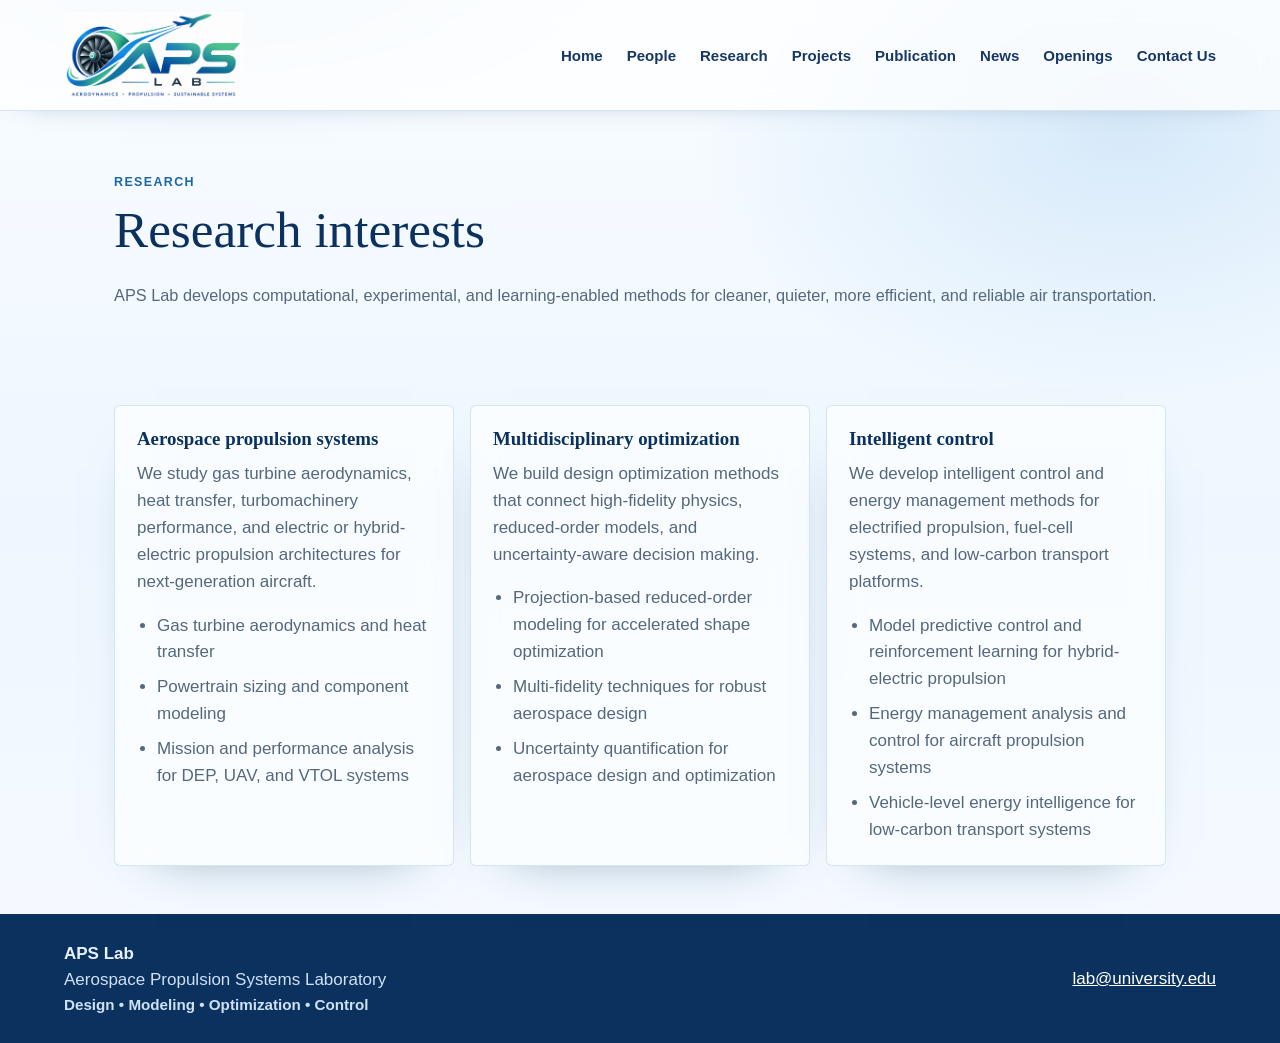
<file: research/index.html>
<!doctype html>
<html lang="en">
<head>
  <meta charset="utf-8">
  <meta name="viewport" content="width=device-width, initial-scale=1">
  <title>Research | APS Lab</title>
  <meta name="description" content="Research - APS Lab">
  <link rel="stylesheet" href="../styles.css">
  <link rel="icon" href="/assets/favicon.svg" type="image/svg+xml">
</head>
<body>
  <header class="site-header">
    <a class="brand" href="/" aria-label="APS Lab home"><img class="brand-logo" src="/assets/aps-logo.png" alt="APS Lab"></a>
    <nav aria-label="Primary navigation">
      <a href="/">Home</a>
      <a href="/people/">People</a>
      <a href="/research/">Research</a>
      <a href="/projects/">Projects</a>
      <a href="/publications/">Publication</a>
      <a href="/news/">News</a>
      <a href="/openings/">Openings</a>
      <a href="/contact/">Contact Us</a>
    </nav>
  </header>

  <main>
    <section class="section page-hero">
      <p class="eyebrow">Research</p>
      <h1>Research interests</h1>
      <p class="lede">APS Lab develops computational, experimental, and learning-enabled methods for cleaner, quieter, more efficient, and reliable air transportation.</p>
    </section>
    <section class="section">
      <div class="cards feature-grid research-focus-grid">
        <article>
          <h3>Aerospace propulsion systems</h3>
          <p>We study gas turbine aerodynamics, heat transfer, turbomachinery performance, and electric or hybrid-electric propulsion architectures for next-generation aircraft.</p>
          <ul class="compact-list">
            <li>Gas turbine aerodynamics and heat transfer</li>
            <li>Powertrain sizing and component modeling</li>
            <li>Mission and performance analysis for DEP, UAV, and VTOL systems</li>
          </ul>
        </article>
        <article>
          <h3>Multidisciplinary optimization</h3>
          <p>We build design optimization methods that connect high-fidelity physics, reduced-order models, and uncertainty-aware decision making.</p>
          <ul class="compact-list">
            <li>Projection-based reduced-order modeling for accelerated shape optimization</li>
            <li>Multi-fidelity techniques for robust aerospace design</li>
            <li>Uncertainty quantification for aerospace design and optimization</li>
          </ul>
        </article>
        <article>
          <h3>Intelligent control</h3>
          <p>We develop intelligent control and energy management methods for electrified propulsion, fuel-cell systems, and low-carbon transport platforms.</p>
          <ul class="compact-list">
            <li>Model predictive control and reinforcement learning for hybrid-electric propulsion</li>
            <li>Energy management analysis and control for aircraft propulsion systems</li>
            <li>Vehicle-level energy intelligence for low-carbon transport systems</li>
          </ul>
        </article>
      </div>
    </section>
  </main>

  <footer class="site-footer">
    <div><strong>APS Lab</strong><p>Aerospace Propulsion Systems Laboratory</p><p class="footer-tagline">Design • Modeling • Optimization • Control</p></div>
    <a href="mailto:lab@university.edu">lab@university.edu</a>
  </footer>
</body>
</html>
</file>
<file: styles.css>
:root {
  --bg: #f4f8fd;
  --surface: #ffffff;
  --ink: #243246;
  --muted: #56687d;
  --primary: #1d67a8;
  --primary-dark: #0b315f;
  --primary-soft: #e7f1fb;
  --border: #d9e4ef;
  --shadow: 0 18px 42px -32px rgba(13, 50, 94, 0.5);
}

* {
  box-sizing: border-box;
}

html {
  scroll-behavior: smooth;
}

body {
  margin: 0;
  background: linear-gradient(180deg, #ffffff 0%, var(--bg) 100%);
  color: var(--ink);
  font-family: "Source Sans 3", "Segoe UI", Arial, sans-serif;
  font-size: 17px;
}

a {
  color: var(--primary);
}

.site-header {
  position: sticky;
  top: 0;
  z-index: 10;
  display: flex;
  align-items: center;
  justify-content: space-between;
  gap: 28px;
  padding: 14px clamp(20px, 5vw, 72px);
  border-bottom: 1px solid var(--border);
  background: rgba(255, 255, 255, 0.94);
  backdrop-filter: blur(12px);
}

.brand {
  color: var(--primary-dark);
  font-size: 1.45rem;
  font-weight: 700;
  text-decoration: none;
  white-space: nowrap;
}

nav {
  display: flex;
  flex-wrap: wrap;
  justify-content: flex-end;
  gap: 8px 26px;
}

nav a {
  color: #111827;
  font-size: 1.02rem;
  font-weight: 600;
  text-decoration: none;
  white-space: nowrap;
}

nav a:hover {
  color: var(--primary);
}

.section {
  max-width: 1180px;
  margin: 0 auto;
  padding: 48px clamp(20px, 5vw, 64px);
}

.home-layout {
  display: grid;
  grid-template-columns: minmax(0, 1fr) 320px;
  gap: 48px;
  align-items: start;
}

.home-main h1 {
  margin: 28px 0 28px;
}

h1,
h2,
h3,
p {
  margin-top: 0;
}

h1,
h2,
h3 {
  color: var(--primary-dark);
  font-family: Georgia, "Times New Roman", serif;
  line-height: 1.15;
}

h1 {
  max-width: 760px;
  margin-bottom: 22px;
  font-size: clamp(2.05rem, 4.6vw, 3.1rem);
  font-weight: 500;
}

h2 {
  margin-bottom: 18px;
  font-size: clamp(1.55rem, 3vw, 2.2rem);
  font-weight: 500;
}

h3 {
  margin-bottom: 10px;
  font-size: 1.18rem;
}

.eyebrow {
  margin: 0 0 12px;
  color: var(--primary);
  font-size: 0.78rem;
  font-weight: 800;
  letter-spacing: 0.11em;
  text-transform: uppercase;
}

.lede,
.prose p,
.callout p,
.home-copy p,
.news-item p,
.openings-detail p,
.openings-detail li {
  color: var(--muted);
  font-size: 1.02rem;
  line-height: 1.62;
}

.home-copy {
  max-width: 820px;
  margin-top: 30px;
}

.home-copy p {
  margin-bottom: 18px;
}

.news-panel {
  margin-top: 28px;
  padding: 28px 26px 30px;
  border: 1px solid var(--border);
  border-radius: 6px;
  background: var(--surface);
  box-shadow: var(--shadow);
}

.news-panel h2 {
  margin-bottom: 22px;
  font-family: "Source Sans 3", "Segoe UI", Arial, sans-serif;
  font-size: 1.7rem;
  font-weight: 500;
}

.news-item {
  padding-bottom: 22px;
}

.news-item + .news-item {
  padding-top: 4px;
  border-top: 1px solid var(--border);
}

.news-item time,
.hero-panel span,
.project-list span,
.role,
.highlight-list span {
  display: block;
  margin-bottom: 8px;
  color: var(--primary-dark);
  font-size: 0.96rem;
  font-weight: 700;
}

.news-item p {
  margin-bottom: 0;
}

.home-carousel,
.research-figure {
  overflow: hidden;
  border: 1px solid var(--border);
  border-radius: 6px;
  background: var(--surface);
  box-shadow: var(--shadow);
}

.carousel-track {
  position: relative;
  aspect-ratio: 16 / 9;
  background: #fff;
}

.carousel-slide {
  position: absolute;
  inset: 0;
  margin: 0;
  opacity: 0;
  transition: opacity 420ms ease;
}

.carousel-slide.is-active {
  opacity: 1;
}

.carousel-slide img {
  display: block;
  width: 100%;
  height: 100%;
  object-fit: contain;
  background: #fff;
}

.carousel-slide figcaption {
  position: absolute;
  left: 0;
  right: 0;
  bottom: 0;
  padding: 12px 16px;
  background: linear-gradient(180deg, rgba(11, 49, 95, 0), rgba(11, 49, 95, 0.86));
  color: #fff;
  font-size: 0.9rem;
  font-weight: 700;
  line-height: 1.35;
}

.carousel-controls {
  display: flex;
  align-items: center;
  justify-content: space-between;
  gap: 12px;
  padding: 10px 12px;
  border-top: 1px solid var(--border);
  background: #f8fbff;
}

.carousel-arrow,
.carousel-dots button {
  border: 1px solid var(--border);
  border-radius: 6px;
  background: #fff;
  color: var(--primary);
  font: inherit;
  font-size: 0.82rem;
  font-weight: 700;
}

.carousel-arrow {
  padding: 7px 10px;
}

.carousel-dots {
  display: flex;
  gap: 6px;
}

.carousel-dots button {
  width: 30px;
  height: 30px;
}

.carousel-arrow:hover,
.carousel-dots button:hover,
.carousel-dots button.is-active {
  border-color: var(--primary);
  background: var(--primary);
  color: #fff;
}

.compact-section {
  padding-top: 20px;
  border-top: 1px solid var(--border);
}

.section-heading {
  max-width: 720px;
  margin-bottom: 24px;
}

.cards,
.project-list,
.highlight-list {
  display: grid;
  gap: 16px;
}

.feature-grid {
  grid-template-columns: repeat(3, minmax(0, 1fr));
}

.people-grid {
  grid-template-columns: repeat(4, minmax(0, 1fr));
}

.project-list {
  grid-template-columns: repeat(3, minmax(0, 1fr));
}

.cards article,
.project-list article,
.highlight-list article,
.openings-detail,
.callout,
.vision-box {
  border: 1px solid var(--border);
  border-radius: 6px;
  background: rgba(255, 255, 255, 0.86);
  box-shadow: var(--shadow);
}

.cards article,
.project-list article,
.highlight-list article {
  padding: 22px;
}

.cards p,
.project-list p,
.highlight-list p,
.publication-list {
  color: var(--muted);
  line-height: 1.6;
}

.section-link {
  margin-top: 20px;
  font-weight: 700;
}

.split,
.openings-section {
  display: grid;
  grid-template-columns: minmax(220px, 0.8fr) minmax(0, 1.2fr);
  gap: 42px;
  border-top: 1px solid var(--border);
}

.vision-box {
  margin-bottom: 24px;
  padding: 20px 22px;
  border-left: 4px solid var(--primary);
}

.vision-box p:last-child {
  margin-bottom: 0;
  color: var(--primary-dark);
  font-size: 1.08rem;
  font-weight: 650;
}

.hero {
  display: grid;
  grid-template-columns: minmax(0, 1.1fr) minmax(280px, 0.9fr);
  align-items: center;
  gap: 42px;
}

.hero-actions {
  display: flex;
  flex-wrap: wrap;
  gap: 12px;
  margin-top: 28px;
}

.button {
  display: inline-flex;
  align-items: center;
  justify-content: center;
  min-height: 42px;
  padding: 10px 16px;
  border-radius: 6px;
  font-weight: 800;
  text-decoration: none;
}

.button.primary {
  background: var(--primary);
  color: #fff;
}

.button.primary:hover {
  background: var(--primary-dark);
}

.button.secondary {
  border: 1px solid var(--border);
  background: #fff;
  color: var(--primary);
}

.page-hero {
  padding-top: 64px;
  padding-bottom: 32px;
}

.page-hero h1 {
  max-width: 880px;
  font-size: clamp(2.1rem, 4.5vw, 3.2rem);
}

.openings-detail {
  padding: 26px;
}

.openings-detail h3 {
  margin-top: 18px;
  font-size: 1.18rem;
}

.openings-detail ul {
  margin: 0 0 24px;
  padding-left: 22px;
}

.openings-detail li + li {
  margin-top: 12px;
}

.publication-list {
  margin: 0;
  padding-left: 20px;
}

.publication-list li + li {
  margin-top: 14px;
}

.research-figure {
  margin: 30px 0 0;
}

.research-figure img {
  display: block;
  width: 100%;
  height: auto;
  background: #fff;
}

.research-figure figcaption {
  padding: 14px 18px 16px;
  color: var(--primary-dark);
  font-size: 0.98rem;
  font-weight: 700;
  line-height: 1.45;
}

.inline-image {
  display: block;
  width: 100%;
  margin-top: 18px;
  border-radius: 6px;
  background: #fff;
}

.callout {
  display: flex;
  align-items: center;
  justify-content: space-between;
  gap: 24px;
  padding: 24px;
}

.site-footer {
  display: flex;
  align-items: center;
  justify-content: space-between;
  gap: 24px;
  padding: 30px clamp(20px, 5vw, 72px);
  background: var(--primary-dark);
  color: #e8f2fd;
}

.site-footer p {
  margin: 6px 0 0;
  color: #cfe1f5;
}

.site-footer a {
  color: #fff;
}

@media (max-width: 980px) {
  .home-layout {
    grid-template-columns: 1fr;
  }

  .news-panel {
    margin-top: 0;
  }
}

@media (max-width: 880px) {
  .site-header,
  .site-footer,
  .callout {
    align-items: flex-start;
    flex-direction: column;
  }

  nav {
    justify-content: flex-start;
    gap: 8px 18px;
  }

  .hero,
  .split,
  .openings-section,
  .people-grid,
  .project-list,
  .feature-grid {
    grid-template-columns: 1fr;
  }
}

@media (max-width: 520px) {
  body {
    font-size: 16px;
  }

  .section {
    padding-top: 38px;
    padding-bottom: 38px;
  }

  h1 {
    font-size: 2.15rem;
  }

  .carousel-slide figcaption {
    position: static;
    background: var(--primary-dark);
  }

  .carousel-track {
    aspect-ratio: 4 / 3;
  }
}

/* Local polish: lighter blue glass homepage and smoother research slides. */
body {
  background:
    radial-gradient(780px 360px at 18% -8%, rgba(74, 151, 220, 0.18), transparent 64%),
    radial-gradient(640px 420px at 88% 12%, rgba(210, 231, 249, 0.9), transparent 68%),
    linear-gradient(180deg, #f8fcff 0%, #eef7ff 50%, #f6fbff 100%);
}

.site-header {
  border-bottom-color: rgba(183, 210, 235, 0.55);
  background: rgba(255, 255, 255, 0.74);
  box-shadow: 0 10px 30px -26px rgba(13, 50, 94, 0.55);
}

.lab-title {
  max-width: 820px;
  margin: 28px 0 10px;
  color: var(--primary-dark);
  font-size: clamp(1.18rem, 2.2vw, 1.45rem);
  font-weight: 800;
  line-height: 1.35;
}

.home-main h1 {
  margin: 0 0 24px;
  font-size: clamp(1.8rem, 3.4vw, 2.45rem);
}

.home-carousel {
  position: relative;
  padding: 16px 16px 14px;
  border: 0;
  border-radius: 18px;
  background: rgba(255, 255, 255, 0.58);
  box-shadow: 0 24px 70px -42px rgba(13, 50, 94, 0.65);
  backdrop-filter: blur(18px) saturate(135%);
}

.carousel-track {
  overflow: hidden;
  border-radius: 13px;
  background: #fff;
  box-shadow: inset 0 0 0 1px rgba(255, 255, 255, 0.72);
}

.carousel-slide img {
  background: #fff;
}

.carousel-slide figcaption {
  left: 22px;
  right: 22px;
  bottom: 16px;
  padding: 11px 16px;
  border-radius: 999px;
  background: rgba(255, 255, 255, 0.78);
  color: var(--primary-dark);
  box-shadow: 0 16px 36px -24px rgba(13, 50, 94, 0.8);
  backdrop-filter: blur(14px) saturate(145%);
}

.carousel-controls {
  padding: 12px 2px 0;
  border-top: 0;
  background: transparent;
}

.carousel-arrow,
.carousel-dots button {
  border: 0;
  background: rgba(255, 255, 255, 0.74);
  color: var(--primary-dark);
  box-shadow: 0 10px 24px -18px rgba(13, 50, 94, 0.9);
  backdrop-filter: blur(12px);
}

.carousel-arrow {
  width: 38px;
  height: 34px;
  padding: 0;
  border-radius: 999px;
  font-size: 1.45rem;
  line-height: 1;
}

.carousel-dots {
  align-items: center;
}

.carousel-dots button {
  width: 11px;
  height: 11px;
  padding: 0;
  border-radius: 999px;
  color: transparent;
  font-size: 0;
}

.carousel-arrow:hover,
.carousel-dots button:hover,
.carousel-dots button.is-active {
  background: rgba(204, 229, 248, 0.9);
  color: var(--primary-dark);
}

.carousel-dots button.is-active {
  width: 24px;
}

.news-panel,
.cards article,
.project-list article,
.highlight-list article,
.openings-detail,
.callout,
.vision-box,
.publication-section {
  border-color: rgba(198, 220, 239, 0.72);
  background: rgba(255, 255, 255, 0.64);
  box-shadow: 0 22px 54px -42px rgba(13, 50, 94, 0.62);
  backdrop-filter: blur(16px) saturate(130%);
}

.vision-statement {
  margin: 0 0 22px;
  padding: 18px 20px;
  border-left: 4px solid rgba(29, 103, 168, 0.72);
  border-radius: 14px;
  background: rgba(255, 255, 255, 0.62);
  box-shadow: 0 18px 44px -36px rgba(13, 50, 94, 0.7);
  backdrop-filter: blur(15px) saturate(130%);
}

.vision-statement strong {
  display: block;
  margin-bottom: 8px;
  color: var(--primary-dark);
  font-size: 1.02rem;
  letter-spacing: 0.05em;
  text-transform: uppercase;
}

.vision-statement p {
  margin: 0;
  color: var(--primary-dark);
  font-weight: 650;
}

.research-focus-grid article {
  min-height: 100%;
}

.compact-list {
  margin: 16px 0 0;
  padding-left: 20px;
  color: var(--muted);
  line-height: 1.58;
}

.compact-list li + li {
  margin-top: 8px;
}

.publication-section {
  margin-top: 26px;
  border: 1px solid rgba(198, 220, 239, 0.72);
  border-radius: 18px;
}

.publication-section .section-heading {
  margin-bottom: 18px;
}

.publication-list {
  padding-left: 24px;
  color: var(--muted);
  font-size: 1rem;
  line-height: 1.64;
}

.publication-list li + li {
  margin-top: 16px;
}

.publication-list a {
  overflow-wrap: anywhere;
}

.keynote-list {
  list-style: none;
  padding-left: 0;
}

.keynote-list li {
  padding: 18px 20px;
  border-radius: 14px;
  background: rgba(255, 255, 255, 0.62);
}

@media (max-width: 520px) {
  .lab-title {
    margin-top: 12px;
    font-size: 1.08rem;
  }

  .home-main h1 {
    font-size: 1.9rem;
  }

  .home-carousel {
    padding: 10px;
  }

  .carousel-slide figcaption {
    position: absolute;
    left: 10px;
    right: 10px;
    bottom: 10px;
    border-radius: 12px;
    font-size: 0.78rem;
  }
}

.past-projects {
  border-top: 1px solid rgba(198, 220, 239, 0.72);
}

.past-project-list {
  display: grid;
  gap: 14px;
}

.past-project-list article {
  padding: 20px 22px;
  border: 1px solid rgba(198, 220, 239, 0.72);
  border-radius: 16px;
  background: rgba(255, 255, 255, 0.64);
  box-shadow: 0 22px 54px -42px rgba(13, 50, 94, 0.62);
  backdrop-filter: blur(16px) saturate(130%);
}

.past-project-list h3 {
  margin-bottom: 0;
  font-size: 1.08rem;
  line-height: 1.35;
}

.project-meta {
  display: flex;
  flex-wrap: wrap;
  gap: 8px;
  margin-bottom: 10px;
}

.project-meta span {
  display: inline-flex;
  align-items: center;
  min-height: 26px;
  padding: 4px 9px;
  border-radius: 999px;
  background: rgba(231, 241, 251, 0.72);
  color: var(--primary-dark);
  font-size: 0.82rem;
  font-weight: 700;
}

/* Restore polished navigation after adding Contact Us. */
.site-header {
  flex-direction: row;
  align-items: center;
  padding-top: 12px;
  padding-bottom: 12px;
}

.brand {
  color: var(--primary-dark);
  font-size: 1.32rem;
  font-weight: 800;
  text-decoration: none;
}

.site-header nav {
  display: flex;
  flex: 1 1 auto;
  flex-wrap: nowrap;
  justify-content: flex-end;
  gap: clamp(12px, 2vw, 24px);
  overflow-x: auto;
  scrollbar-width: none;
}

.site-header nav::-webkit-scrollbar {
  display: none;
}

.site-header nav a {
  display: inline-flex;
  align-items: center;
  min-height: 34px;
  color: #173765;
  font-size: 0.94rem;
  font-weight: 700;
  line-height: 1;
  text-decoration: none;
  white-space: nowrap;
}

.site-header nav a:hover {
  color: var(--primary);
}

@media (max-width: 760px) {
  .site-header {
    gap: 10px;
    padding-top: 12px;
    padding-bottom: 10px;
  }

  .brand {
    font-size: 1.2rem;
  }

  .site-header nav {
    justify-content: flex-start;
    width: 100%;
    gap: 16px;
  }
}

/* Homepage layout refinement: top-corner news ticker and wider smooth slides. */
.home-layout {
  grid-template-columns: minmax(0, 1fr) minmax(270px, 330px);
  grid-template-areas:
    "intro news"
    "media media"
    "copy copy";
  gap: 26px 42px;
}

.home-main {
  display: contents;
}

.lab-title,
.home-main h1 {
  grid-area: intro;
}

.lab-title {
  align-self: end;
}

.home-main h1 {
  align-self: start;
  margin-top: 92px;
}

.home-carousel {
  grid-area: media;
  width: 100%;
  max-width: none;
  margin-top: 2px;
  padding: 14px;
  border-radius: 20px;
}

.carousel-track {
  aspect-ratio: 2.18 / 1;
  border-radius: 16px;
  background: #fff;
}

.carousel-slide img {
  width: 100%;
  height: 100%;
  object-fit: contain;
  object-position: center;
  background: #fff;
}

.carousel-controls {
  min-height: 44px;
}

.home-copy {
  grid-area: copy;
  max-width: 920px;
  margin-top: 0;
}

.news-ticker {
  grid-area: news;
  display: block;
  min-height: 188px;
  margin-top: 8px;
  padding: 24px 24px 22px;
  border-radius: 18px;
  text-decoration: none;
}

.news-ticker:hover {
  transform: translateY(-1px);
  box-shadow: 0 26px 60px -40px rgba(13, 50, 94, 0.72);
}

.news-label {
  display: block;
  margin-bottom: 8px;
  color: var(--primary);
  font-size: 0.78rem;
  font-weight: 800;
  letter-spacing: 0.1em;
  text-transform: uppercase;
}

.news-ticker-title {
  display: block;
  margin-bottom: 16px;
  color: var(--primary-dark);
  font-family: Georgia, "Times New Roman", serif;
  font-size: 1.62rem;
  line-height: 1.1;
}

.news-ticker-window {
  position: relative;
  display: block;
  min-height: 96px;
}

.news-ticker-item {
  position: absolute;
  inset: 0;
  display: block;
  opacity: 0;
  transform: translateY(8px);
  transition: opacity 520ms ease, transform 520ms ease;
}

.news-ticker-item.is-active {
  opacity: 1;
  transform: translateY(0);
}

.news-ticker-item time {
  display: block;
  margin-bottom: 8px;
  color: var(--primary-dark);
  font-weight: 800;
}

.news-ticker-item span {
  display: block;
  color: var(--muted);
  line-height: 1.48;
}

.news-ticker-link {
  display: inline-block;
  margin-top: 14px;
  color: var(--primary-dark);
  font-weight: 800;
  text-decoration: underline;
  text-underline-offset: 3px;
}

@media (max-width: 980px) {
  .home-layout {
    display: grid;
    grid-template-columns: 1fr;
    grid-template-areas:
      "intro"
      "news"
      "media"
      "copy";
  }

  .home-main h1 {
    margin-top: 76px;
  }

  .news-ticker {
    min-height: 172px;
    margin-top: 0;
  }
}

@media (max-width: 520px) {
  .home-main h1 {
    margin-top: 68px;
  }

  .carousel-track {
    aspect-ratio: 1.35 / 1;
  }

  .news-ticker-window {
    min-height: 116px;
  }
}

.home-intro {
  grid-area: intro;
  align-self: end;
}

.home-intro .lab-title {
  margin-top: 20px;
}

.home-intro h1 {
  margin: 18px 0 8px;
}

.home-main {
  display: block;
}

.lab-title,
.home-main h1 {
  grid-area: auto;
}

.home-main h1 {
  margin-top: 0;
}

@media (max-width: 980px) {
  .home-intro h1 {
    margin-top: 16px;
  }
}

/* Final home layout tuning: stable title, top-corner ticker, wide slide. */
.home-layout {
  grid-template-columns: minmax(0, 1fr) minmax(270px, 330px);
  grid-template-areas:
    "intro news"
    "media media"
    "copy copy";
  gap: 24px 42px;
}

.home-intro {
  grid-area: intro;
  align-self: center;
}

.home-intro .lab-title,
.lab-title {
  grid-area: auto;
  margin: 20px 0 12px;
}

.home-intro h1 {
  margin: 0;
  font-size: clamp(2.15rem, 4.3vw, 3.8rem);
}

.home-carousel {
  grid-area: media;
  width: 100%;
  max-width: none;
  margin-top: 0;
}

.carousel-track {
  aspect-ratio: 2.18 / 1;
}

.home-copy {
  grid-area: copy;
  max-width: 940px;
  margin-top: 0;
}

.news-ticker {
  grid-area: news;
  display: block;
  align-self: start;
  min-height: 190px;
  margin-top: 12px;
  text-decoration: none;
}

@media (max-width: 980px) {
  .home-layout {
    grid-template-columns: 1fr;
    grid-template-areas:
      "intro"
      "news"
      "media"
      "copy";
  }

  .home-intro h1 {
    font-size: clamp(2rem, 8vw, 3rem);
  }
}

.lab-tagline {
  margin: -2px 0 16px;
  color: var(--primary);
  font-size: clamp(1rem, 1.7vw, 1.16rem);
  font-weight: 700;
  letter-spacing: 0.02em;
}

.footer-tagline {
  margin-top: 4px;
  color: #ffffff;
  font-size: 0.95rem;
  font-weight: 700;
}
/* Final APS Lab homepage polish: stable rotating news card without text collisions. */
.news-ticker {
  display: flex;
  flex-direction: column;
  min-height: 330px;
  padding: 28px 28px 26px;
}

.news-ticker-window {
  position: relative;
  flex: 1 1 auto;
  min-height: 170px;
}

.news-ticker-link {
  margin-top: auto;
  padding-top: 18px;
}

.news-ticker-item span {
  font-size: clamp(1rem, 1.25vw, 1.12rem);
  line-height: 1.52;
}

@media (max-width: 980px) {
  .news-ticker {
    min-height: 300px;
  }

  .news-ticker-window {
    min-height: 148px;
  }
}

@media (max-width: 520px) {
  .news-ticker {
    min-height: 340px;
    padding: 24px 22px;
  }

  .news-ticker-window {
    min-height: 190px;
  }
}
/* Header logo mark. */
.brand {
  display: inline-flex;
  align-items: center;
  flex: 0 0 auto;
}

.brand-logo {
  display: block;
  width: clamp(132px, 15vw, 190px);
  height: auto;
  max-height: 56px;
  object-fit: contain;
}

@media (max-width: 760px) {
  .brand-logo {
    width: 124px;
    max-height: 46px;
  }
}
/* Preserve the APS logo proportions in the compact header. */
.brand-logo {
  width: clamp(132px, 14vw, 180px);
  height: auto;
  max-height: none;
}

@media (max-width: 760px) {
  .brand-logo {
    width: 118px;
    height: auto;
    max-height: none;
  }
}
/* Homepage title placement: closer to the top-left of the hero area. */
.section.home-layout {
  padding-top: clamp(22px, 2.4vw, 34px);
}

.home-intro {
  align-self: start;
  justify-self: start;
  margin-left: clamp(-64px, -3.5vw, -24px);
  padding-top: clamp(18px, 2.3vw, 34px);
}

.home-intro .lab-title,
.lab-title {
  max-width: 980px;
  margin: 0 0 10px;
  font-size: clamp(1.45rem, 2.45vw, 1.88rem);
  line-height: 1.22;
}

.home-intro .lab-tagline,
.lab-tagline {
  margin: 0 0 24px;
  font-size: clamp(1.12rem, 1.85vw, 1.34rem);
  line-height: 1.25;
}

@media (max-width: 980px) {
  .home-intro {
    margin-left: 0;
    padding-top: 12px;
  }
}
</file>
